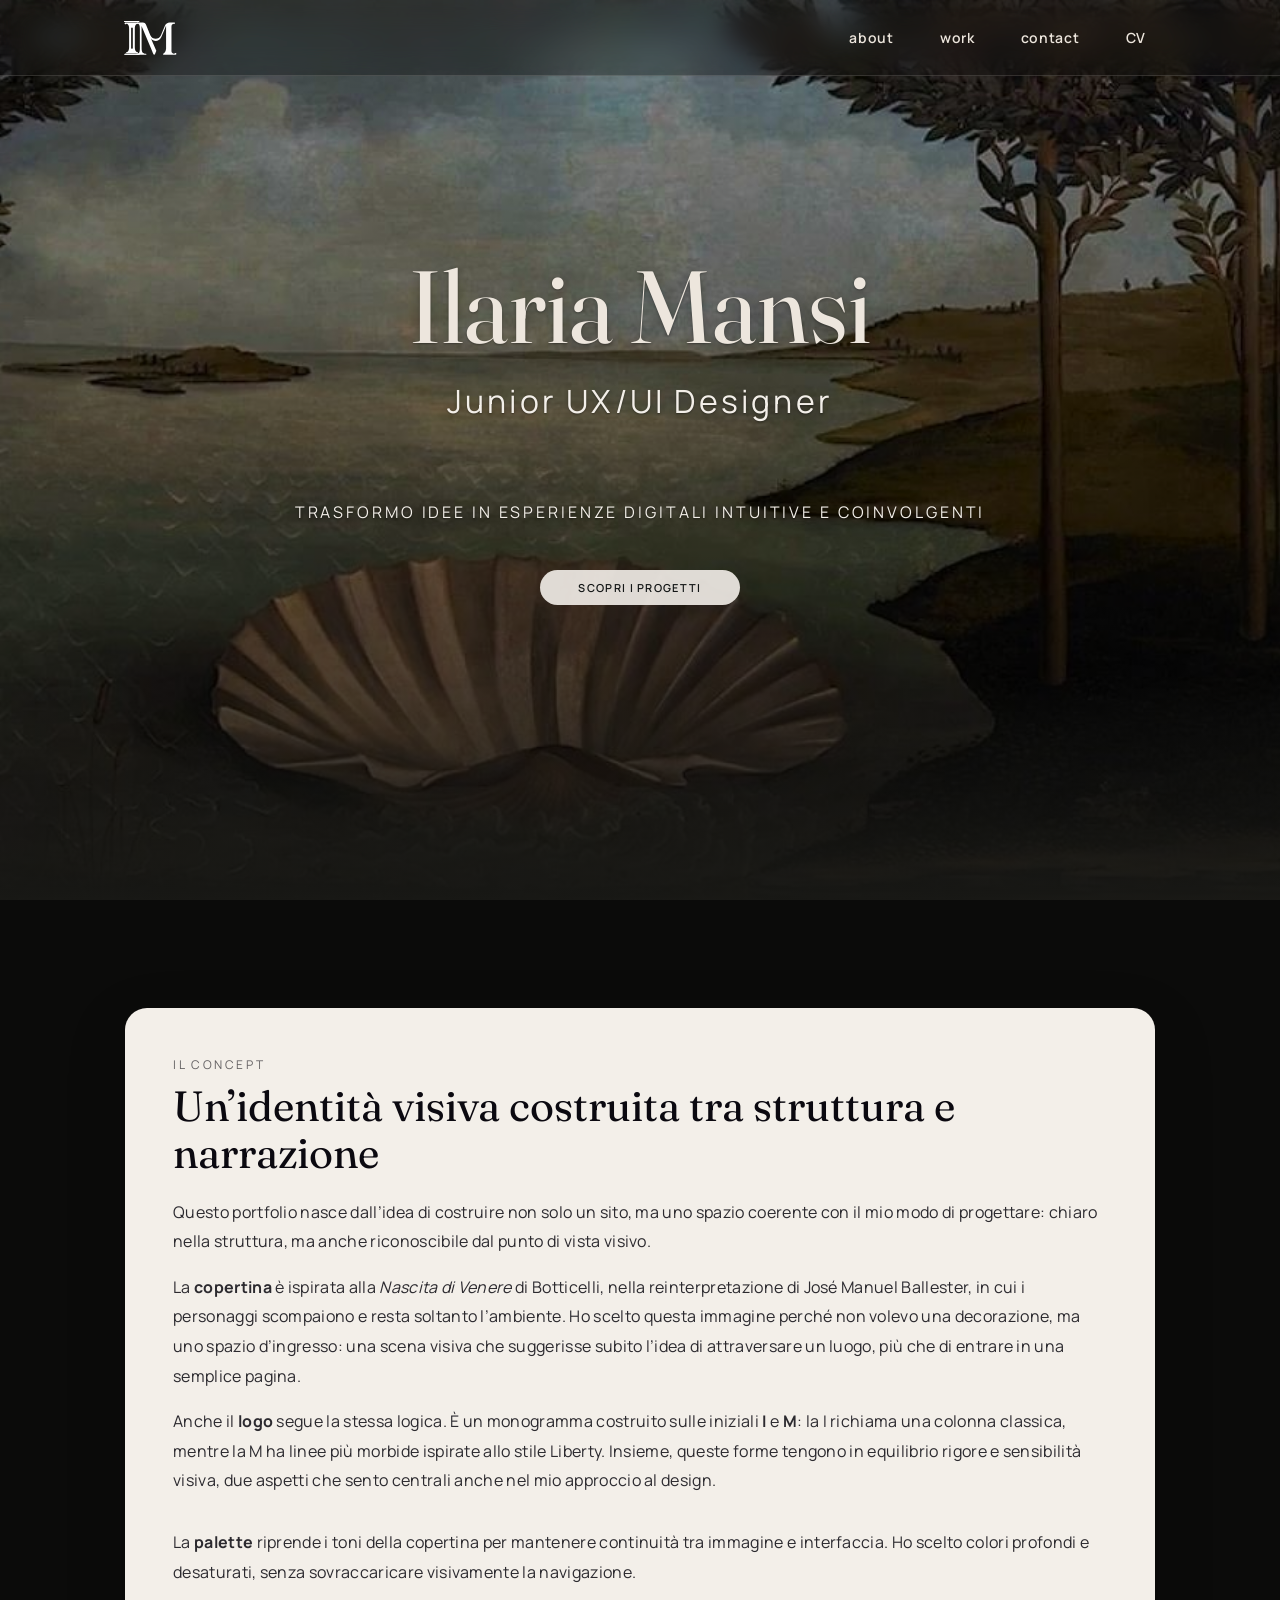
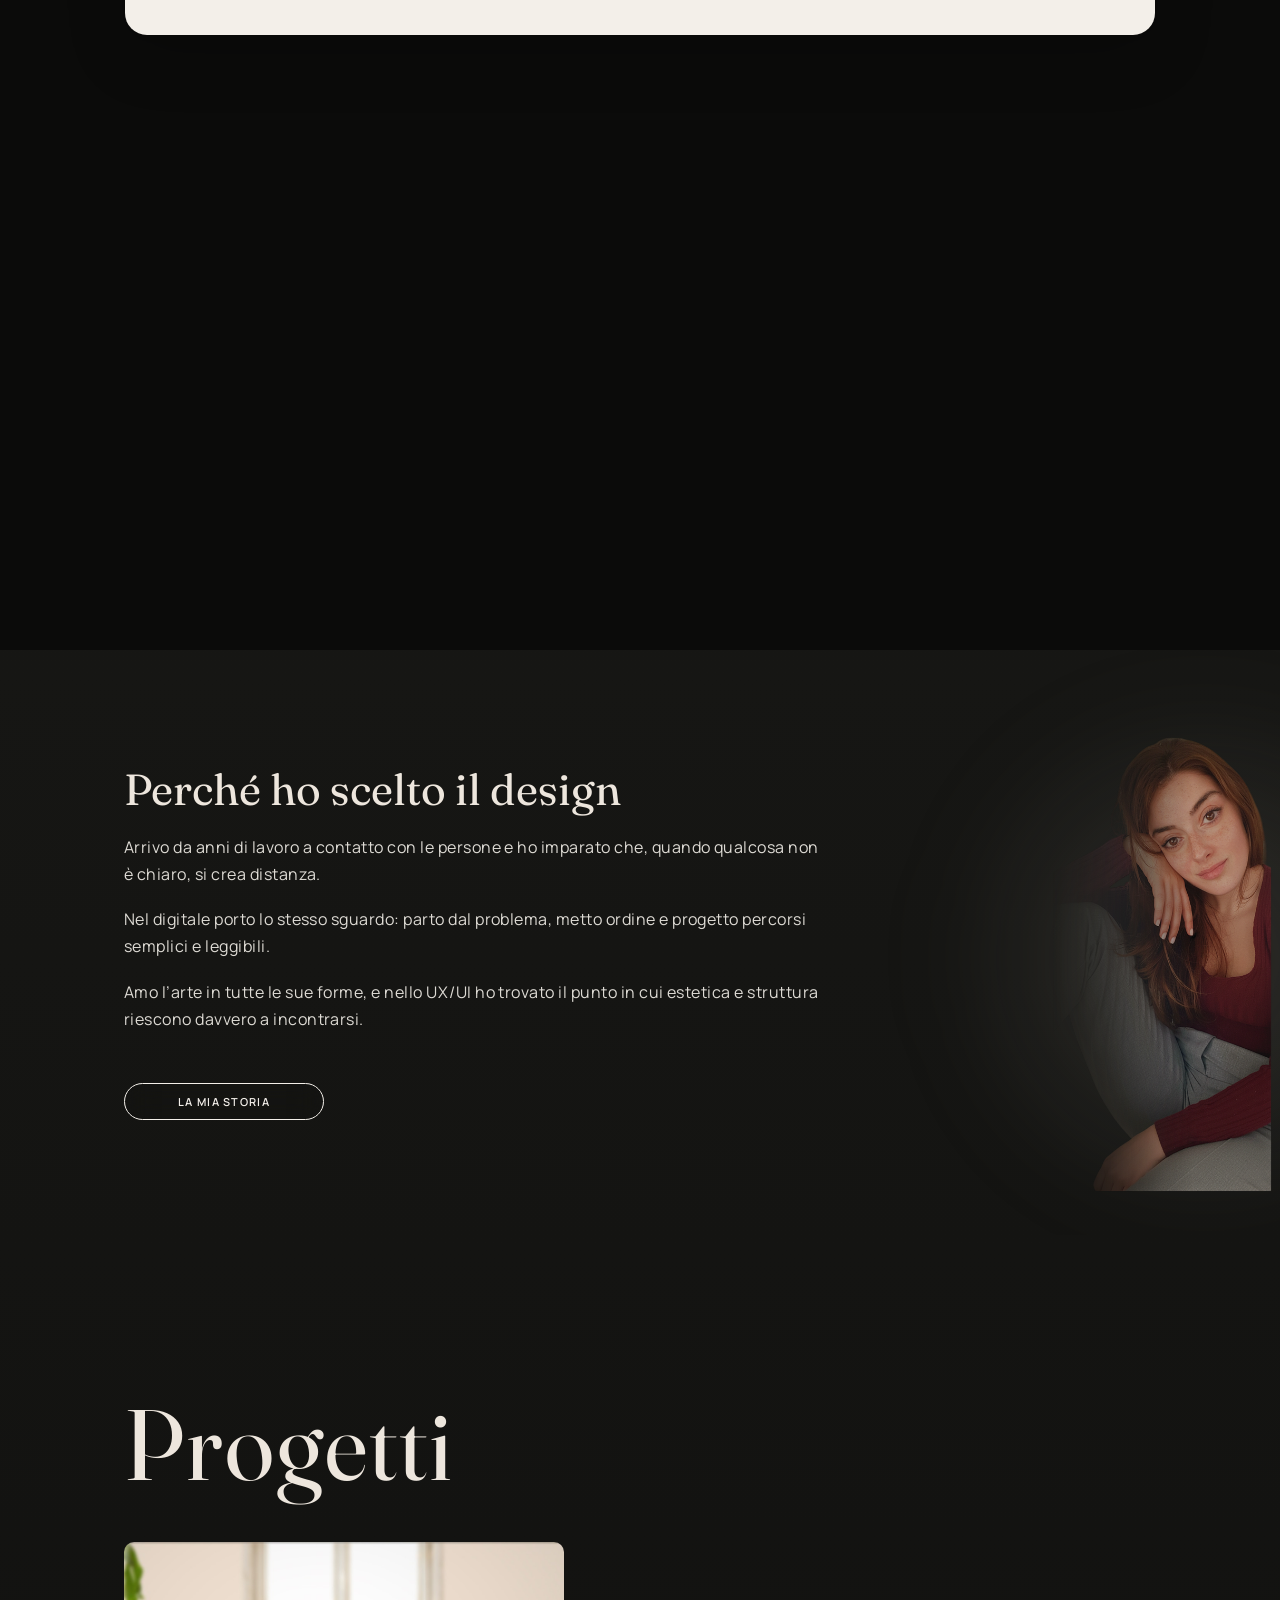
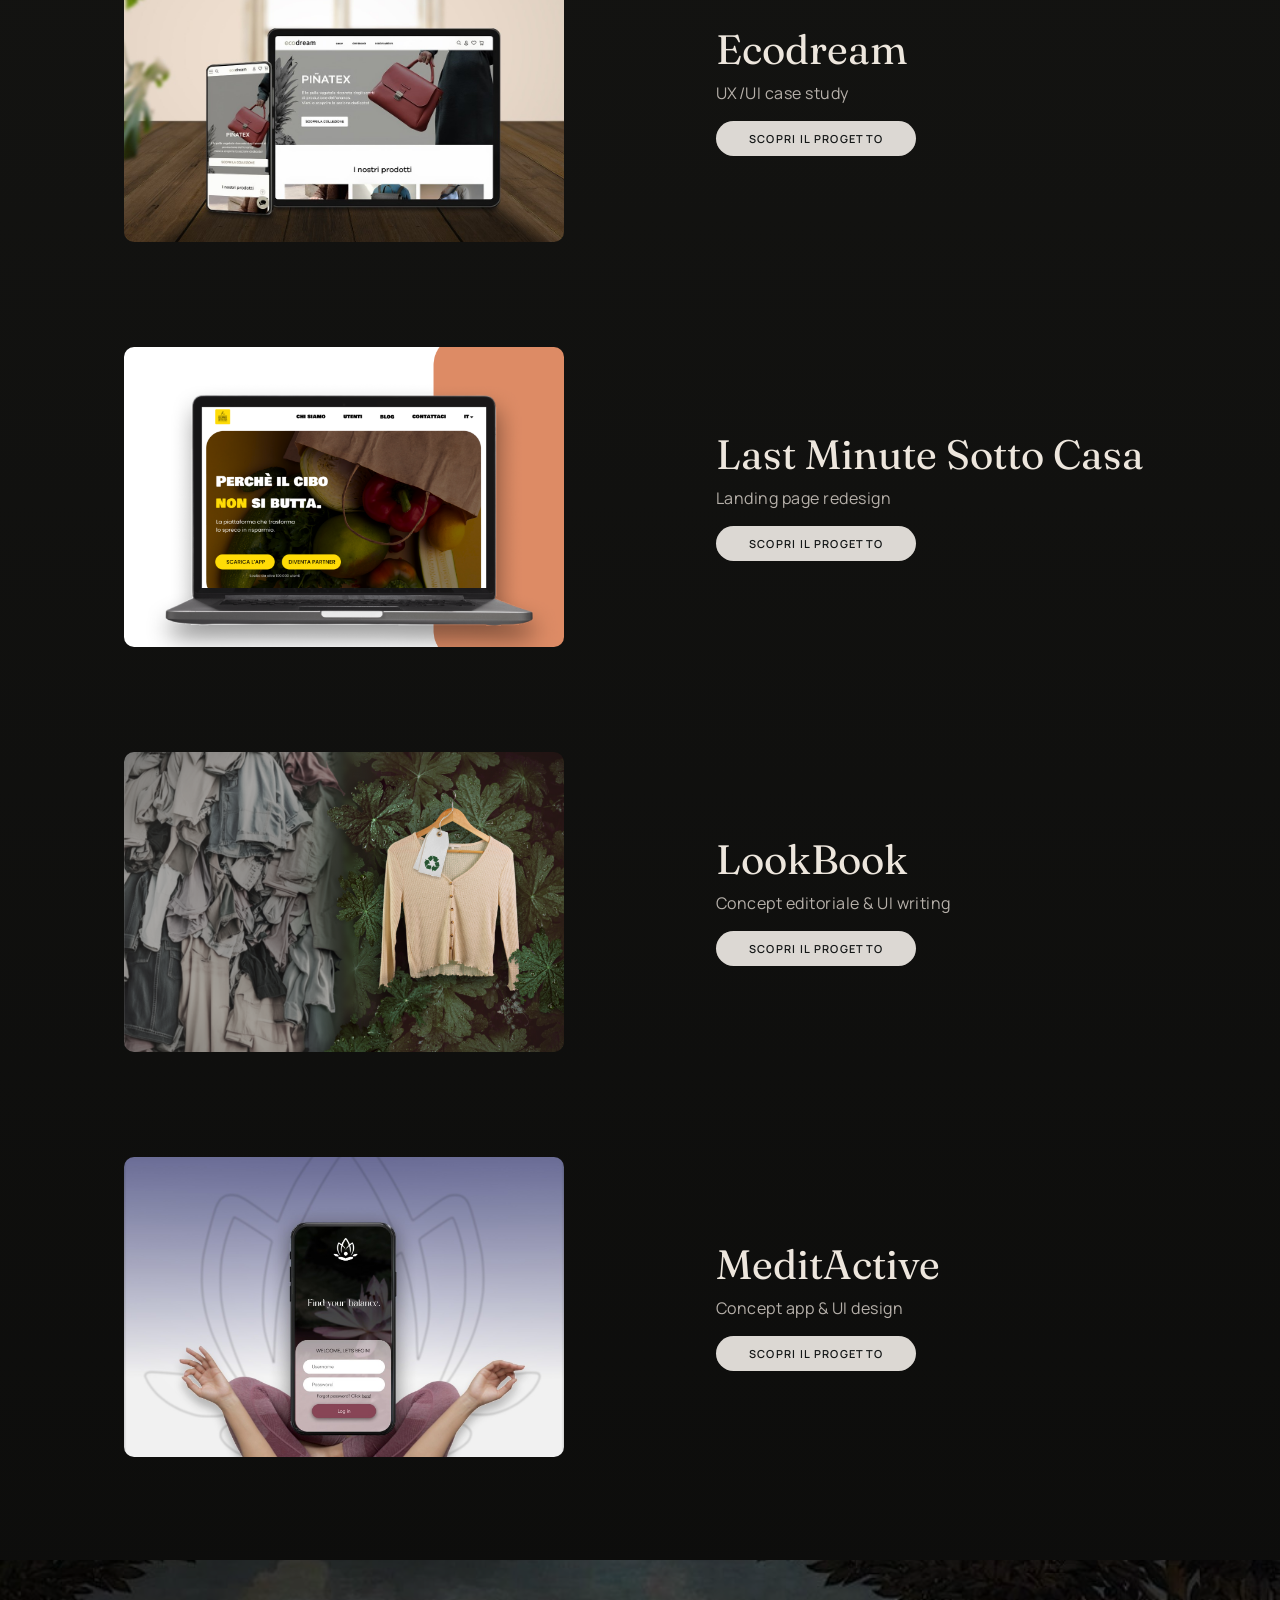
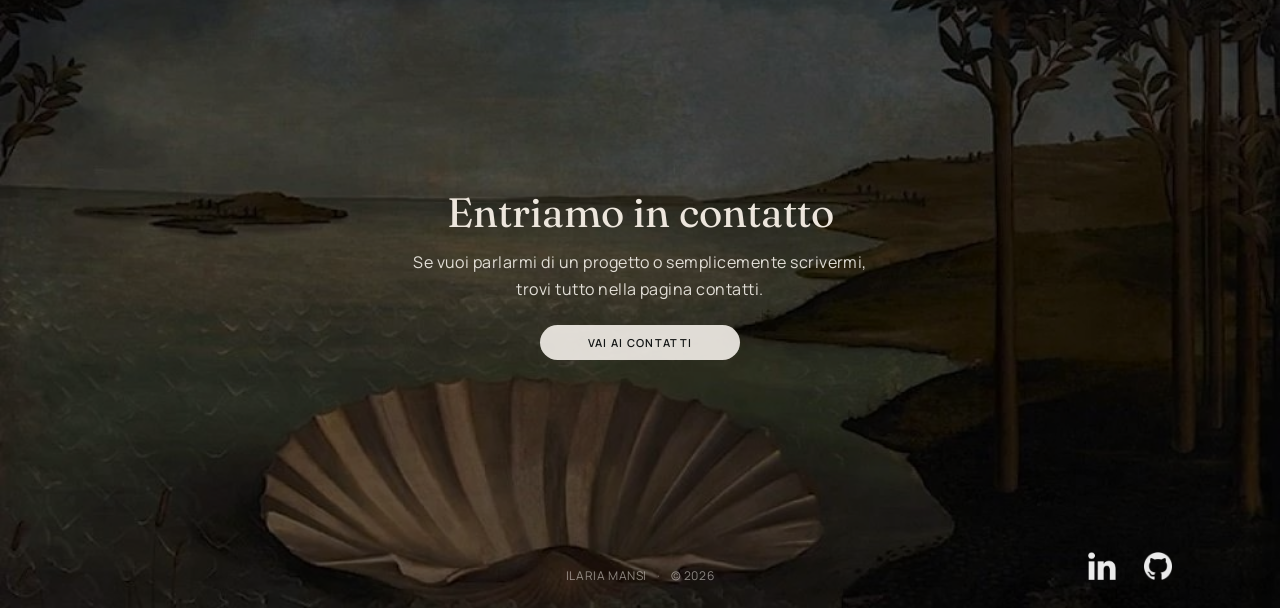
<file: index.html>
<!doctype html>
<html lang="it">
<head>
  <meta charset="utf-8" />
  <meta name="viewport" content="width=device-width, initial-scale=1" />
  <title>Ilaria Mansi – Home</title>
 <meta property="og:title" content="Ilaria Mansi – Junior UX/UI Designer">
<meta property="og:description" content="Portfolio UX/UI con case study di redesign, ricerca utenti e progettazione di interfacce digitali.">
<meta property="og:image" content="https://ilariamansi.github.io/portfolio/assets/img/preview/cover-preview.png">
<meta property="og:url" content="https://ilariamansi.github.io/portfolio/">
<meta property="og:type" content="website">
<meta property="og:site_name" content="Ilaria Mansi Portfolio">

  <link rel="preconnect" href="https://fonts.googleapis.com">
<link rel="preconnect" href="https://fonts.gstatic.com" crossorigin>
<link href="https://fonts.googleapis.com/css2?family=Fraunces:opsz,wght@9..144,300;9..144,400;9..144,600&family=Manrope:wght@300;400;500;600;700&display=swap" rel="stylesheet">
  <link rel="stylesheet" href="css/style.css">
<link rel="icon" href="assets/img/favicon/favicon.png" sizes="any">

</head>

<body class="is-home">
 <div id="top"></div> 
  
  <!-- NAV -->
 <header class="nav" role="banner">
  <div class="container nav__inner">
    <a class="nav__logo" href="#top" aria-label="Home">
      <img class="logo is-mark" src="assets/img/logo/im-mark-light.svg" alt="IM">
      <img class="logo is-word" src="assets/img/logo/im-wordmark-light.svg" alt="Ilaria Mansi">
    </a>

    <nav class="nav__links" aria-label="Menu principale">
      <a href="about.html">about</a>
      <a href="index.html#projects">work</a>
      <a href="contact.html">contact</a>
      <a href="cv.html">CV</a>
    </nav>

    <input class="navToggle" type="checkbox" id="navToggle">

    <label class="nav__burger" for="navToggle" aria-label="Apri menu">
      <span class="nav__burgerIcon" aria-hidden="true"></span>
    </label>
  </div>
</header>

<div class="navOverlay" aria-hidden="true">
  <nav class="navOverlay__panel" aria-label="Menu mobile">
    <a href="about.html">about</a>
    <a href="index.html#projects">work</a>
    <a href="contact.html">contact</a>
    <a href="cv.html">CV</a>
  </nav>
</div>
  

 <!-- HERO (sezione separata, mantiene arch come sfondo) -->
<section class="heroConcept">
  <div class="heroConcept__media">
    <img
      src="assets/img/home/art.jpg"
      alt="Scenario ispirato alla Nascita di Venere"
      class="heroConcept__image"
    />
    <div class="heroConcept__overlay"></div>

    <div class="heroConcept__intro container">
      <div class="heroConcept__introInner">
        <h1 class="heroConcept__title">Ilaria Mansi</h1>
        <p class="heroConcept__sub">Junior UX/UI Designer</p>
        <p class="heroConcept__statement">
          Trasformo idee in esperienze digitali intuitive e coinvolgenti
        </p>
         <div class="heroConcept__cta">
        <a class="btn btn--primary" href="#projects">SCOPRI I PROGETTI</a>
        </div>
        
      </div>
    </div>
  </div>

  <div class="heroConcept__panelWrap">
  <div class="heroConcept__panel">
    <p class="heroConcept__panelKicker">Il concept</p>

    <h2 class="heroConcept__panelTitle">
     Un’identità visiva costruita tra struttura e narrazione
    </h2>

    <div class="heroConcept__panelText">
      <p>
        Questo portfolio nasce dall’idea di costruire non solo un sito, ma uno spazio coerente con il mio modo di progettare: chiaro nella struttura, ma anche riconoscibile dal punto di vista visivo.
      </p>

      <p>
        La <strong>copertina</strong> è ispirata alla <em>Nascita di Venere</em> di Botticelli, nella reinterpretazione di José Manuel Ballester, in cui i personaggi scompaiono e resta soltanto l’ambiente. Ho scelto questa immagine perché non volevo una decorazione, ma uno spazio d’ingresso: una scena visiva che suggerisse subito l’idea di attraversare un luogo, più che di entrare in una semplice pagina.
      </p>

      <p>
         Anche il <strong>logo</strong> segue la stessa logica. È un monogramma costruito sulle iniziali <strong>I</strong> e <strong>M</strong>: la I richiama una colonna classica, mentre la M ha linee più morbide ispirate allo stile Liberty. Insieme, queste forme tengono in equilibrio rigore e sensibilità visiva, due aspetti che sento centrali anche nel mio approccio al design.
      </p>

      <p>
        <p>
   La <strong>palette</strong> riprende i toni della copertina per mantenere continuità tra immagine e interfaccia. Ho scelto colori profondi e desaturati, senza sovraccaricare visivamente la navigazione.
</p>
    </div>
  </div>
</div>
</section>

<!-- SALOTTO (sezione separata, statica, senza step/opacity) -->
<section class="salottoSection" aria-label="Salotto">
  <div class="container salotto">
    
    <div class="salotto__stack">
      <h2 class="salotto__h2">Perché ho scelto il design</h2>

      <p class="salotto__p">
        Arrivo da anni di lavoro a contatto con le persone e ho imparato che, quando qualcosa non è chiaro, si crea distanza.
      </p>

      <p class="salotto__p">
        Nel digitale porto lo stesso sguardo: parto dal problema, metto ordine e progetto percorsi semplici e leggibili.
      </p>

      <p class="salotto__p">
        Amo l’arte in tutte le sue forme, e nello UX/UI ho trovato il punto in cui estetica e struttura riescono davvero a incontrarsi.
      </p>
      <div class="salotto__cta">
        <a class="btn btn--secondary" href="about.html">LA MIA STORIA</a>
      </div>
    </div>

    <figure class="salotto__portrait" aria-hidden="true">
      <img src="assets/img/home/foto.png" alt="">
    </figure>
 </div>
</section>

<!-- CONTENUTO NORMALE DOPO -->
<main class="content">
  <section id="projects" class="projects" aria-label="Projects">
    <div class="container">
      <h2 class="projects__title">Progetti</h2>
    </div>


      <section class="projectStep">
  <div class="container">
    <article class="projectCard">
      <a class="projectCard__media" href="project/ecodream/">
        <img src="assets/img/home/cover-ecodream.jpg" alt="Ecodream">
      </a>
      <div class="projectCard__info">
        <h3 class="projectCard__name">Ecodream</h3>
        <p class="projectCard__meta">UX/UI case study</p>
        <a class="btn btn--primary" href="project/ecodream/">SCOPRI IL PROGETTO</a>
      </div>
    </article>
  </div>
</section>

<section class="projectStep">
  <div class="container">
    <article class="projectCard">
      <a class="projectCard__media" href="project/lmsc/">
        <img src="assets/img/home/cover-lmsc.jpg" alt="Last Minute Sotto Casa">
      </a>
      <div class="projectCard__info">
        <h3 class="projectCard__name">Last Minute Sotto Casa</h3>
        <p class="projectCard__meta">Landing page redesign</p>
        <a class="btn btn--primary" href="project/lmsc/">SCOPRI IL PROGETTO</a>
      </div>
    </article>
  </div>
</section>

<section class="projectStep">
  <div class="container">
    <article class="projectCard">
      <a class="projectCard__media" href="project/lookbook/">
        <img src="assets/img/home/cover-lookbook.jpg" alt="LookBook">
      </a>
      <div class="projectCard__info">
        <h3 class="projectCard__name">LookBook</h3>
        <p class="projectCard__meta">Concept editoriale & UI writing</p>
        <a class="btn btn--primary" href="project/lookbook/">SCOPRI IL PROGETTO</a>
      </div>
    </article>
  </div>
</section>

<section class="projectStep">
  <div class="container">
    <article class="projectCard">
      <a class="projectCard__media" href="project/meditactive/">
        <img src="assets/img/home/cover-meditactive.jpg" alt="MeditActive">
      </a>
      <div class="projectCard__info">
        <h3 class="projectCard__name">MeditActive</h3>
        <p class="projectCard__meta">Concept app & UI design</p>
        <a class="btn btn--primary" href="./project/meditactive/">SCOPRI IL PROGETTO</a>
      </div>
    </article>
  </div>
</section>

  </main>

<footer class="footer footer--simple" id="contact" aria-labelledby="footerTitle">
  <img class="footer__arch" src="assets/img/home/art.jpg" alt="" aria-hidden="true">

  <div class="footer__inner">
    <h2 id="footerTitle">Entriamo in contatto</h2>
    <p class="footer__text">
      Se vuoi parlarmi di un progetto o semplicemente scrivermi, <br> trovi tutto nella pagina contatti.
    </p>

    <div class="footer__actions">
      <a class="btn btn--primary" href="contact.html">VAI AI CONTATTI</a>
    </div>

    <div class="footer__social" aria-label="Social">
  <a class="iconBtn" href="https://www.linkedin.com/in/ilaria-mansi/" target="_blank" rel="noopener" aria-label="LinkedIn">
    <img src="assets/img/home/linkedin.png" alt="">
  </a>

  <a class="iconBtn" href="https://github.com/ilariamansi/portfolio.git" target="_blank" rel="noopener" aria-label="GitHub">
    <img src="assets/img/home/github.png" alt="">
  </a>
</div>

   <div class="footer__meta">
  <a class="footer__copy" href="#top">ILARIA MANSI</a>
  <span class="footer__sep" aria-hidden="true">·</span>
  <span class="footer__copy">© 2026</span>
</div>
  </div>
</footer>

  
</body>
</html>
<!-- deploy -->
</file>
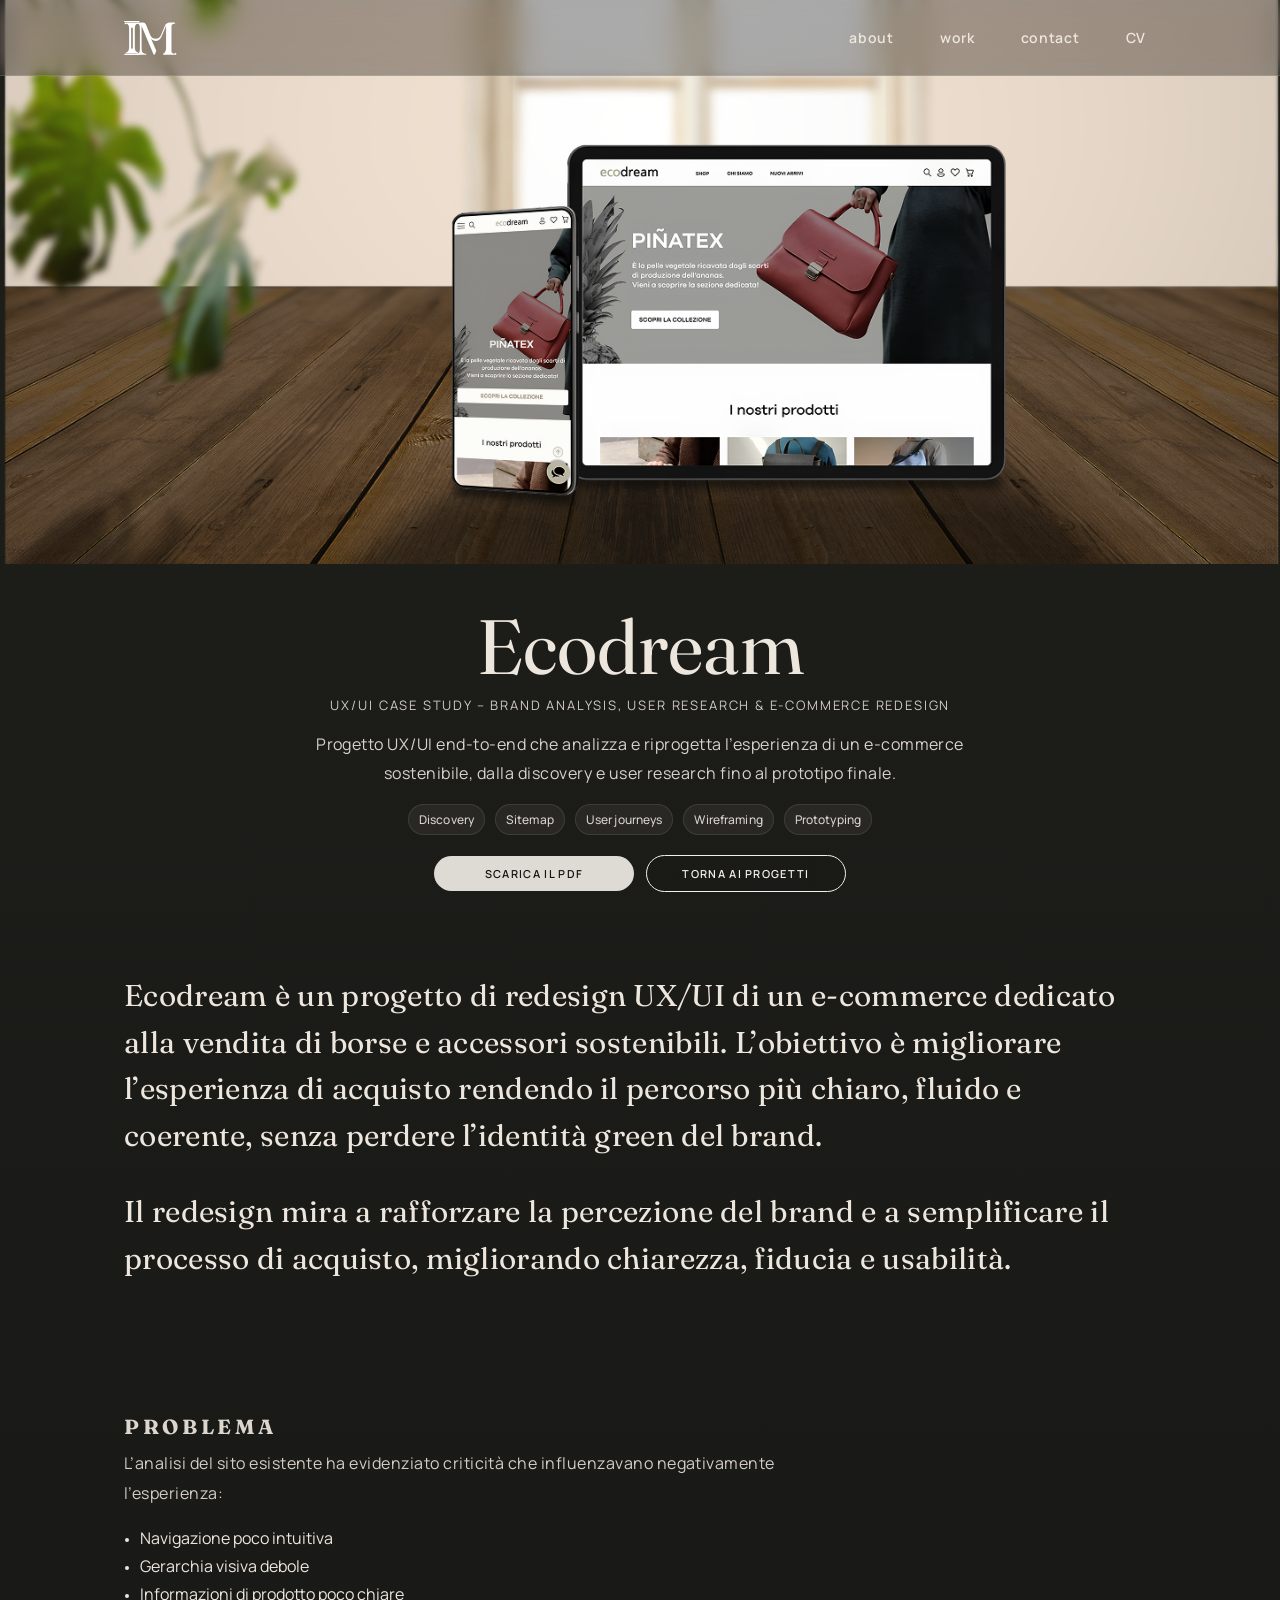
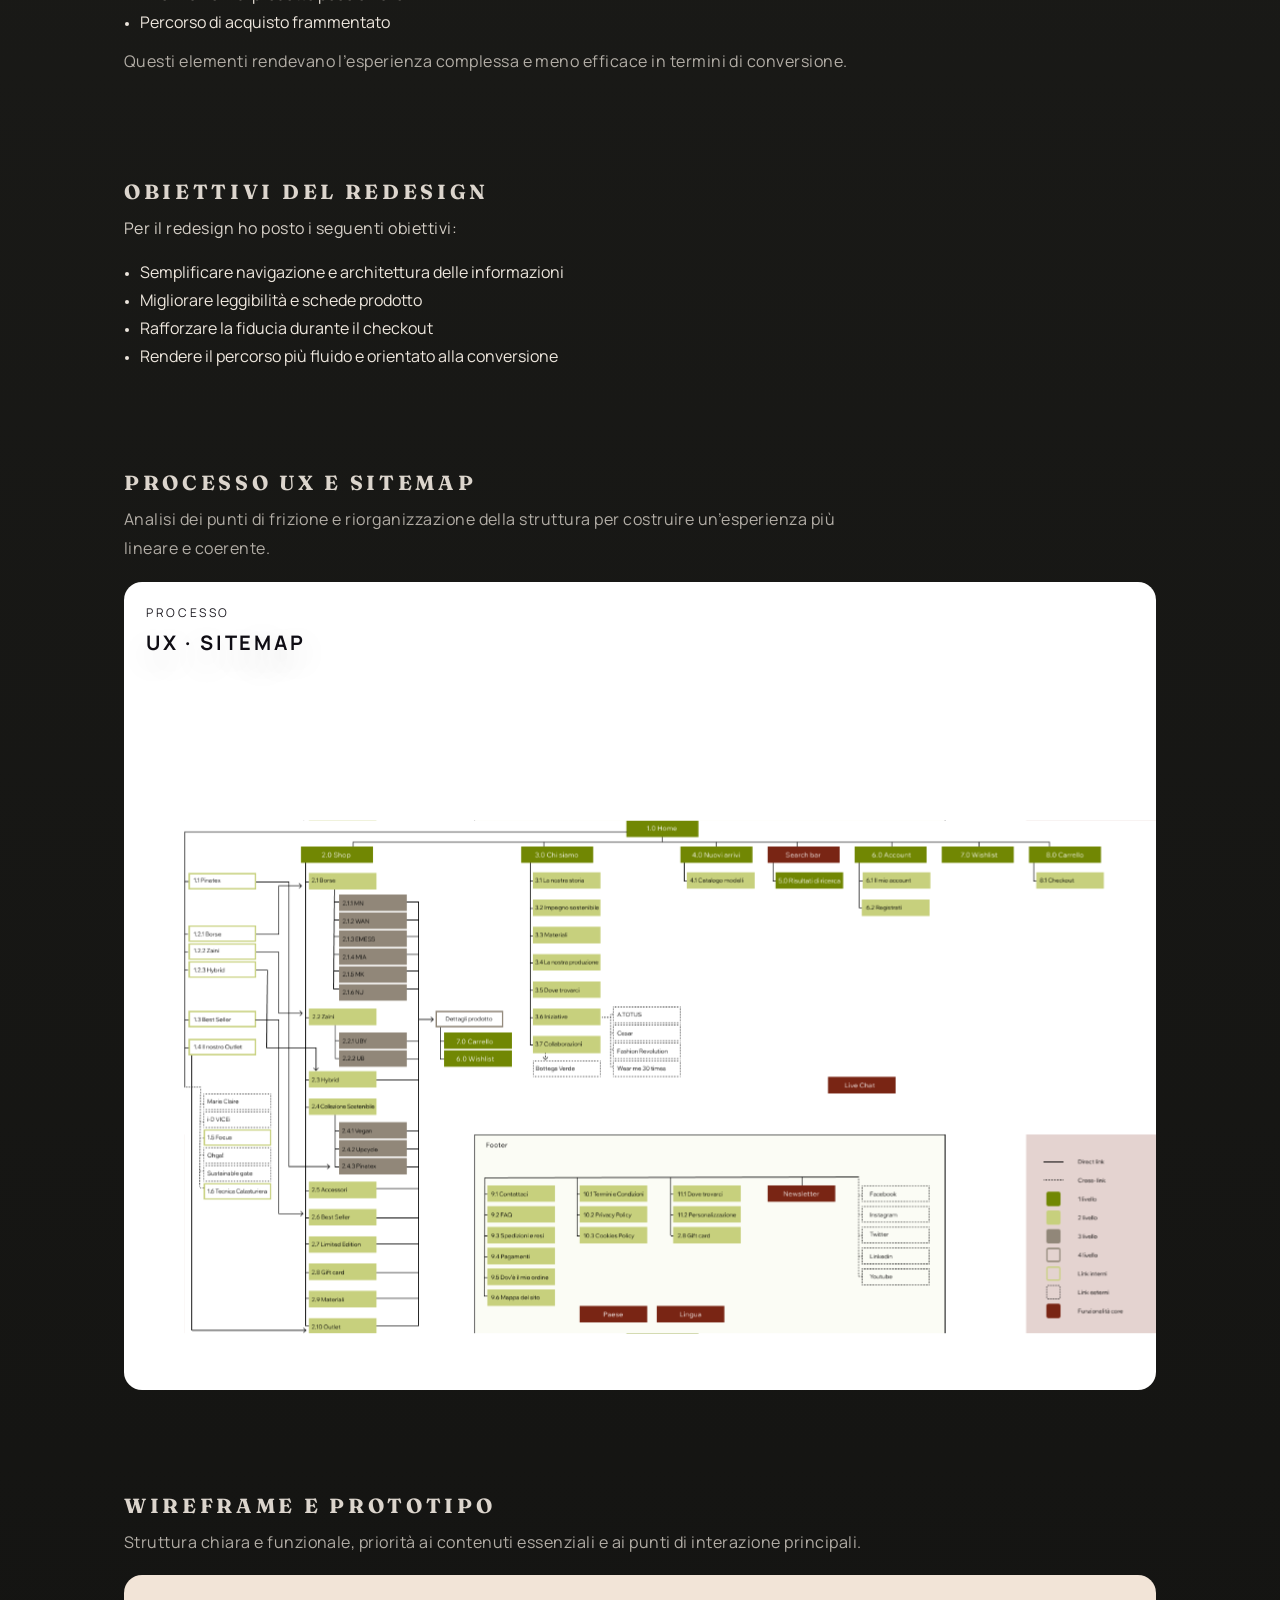
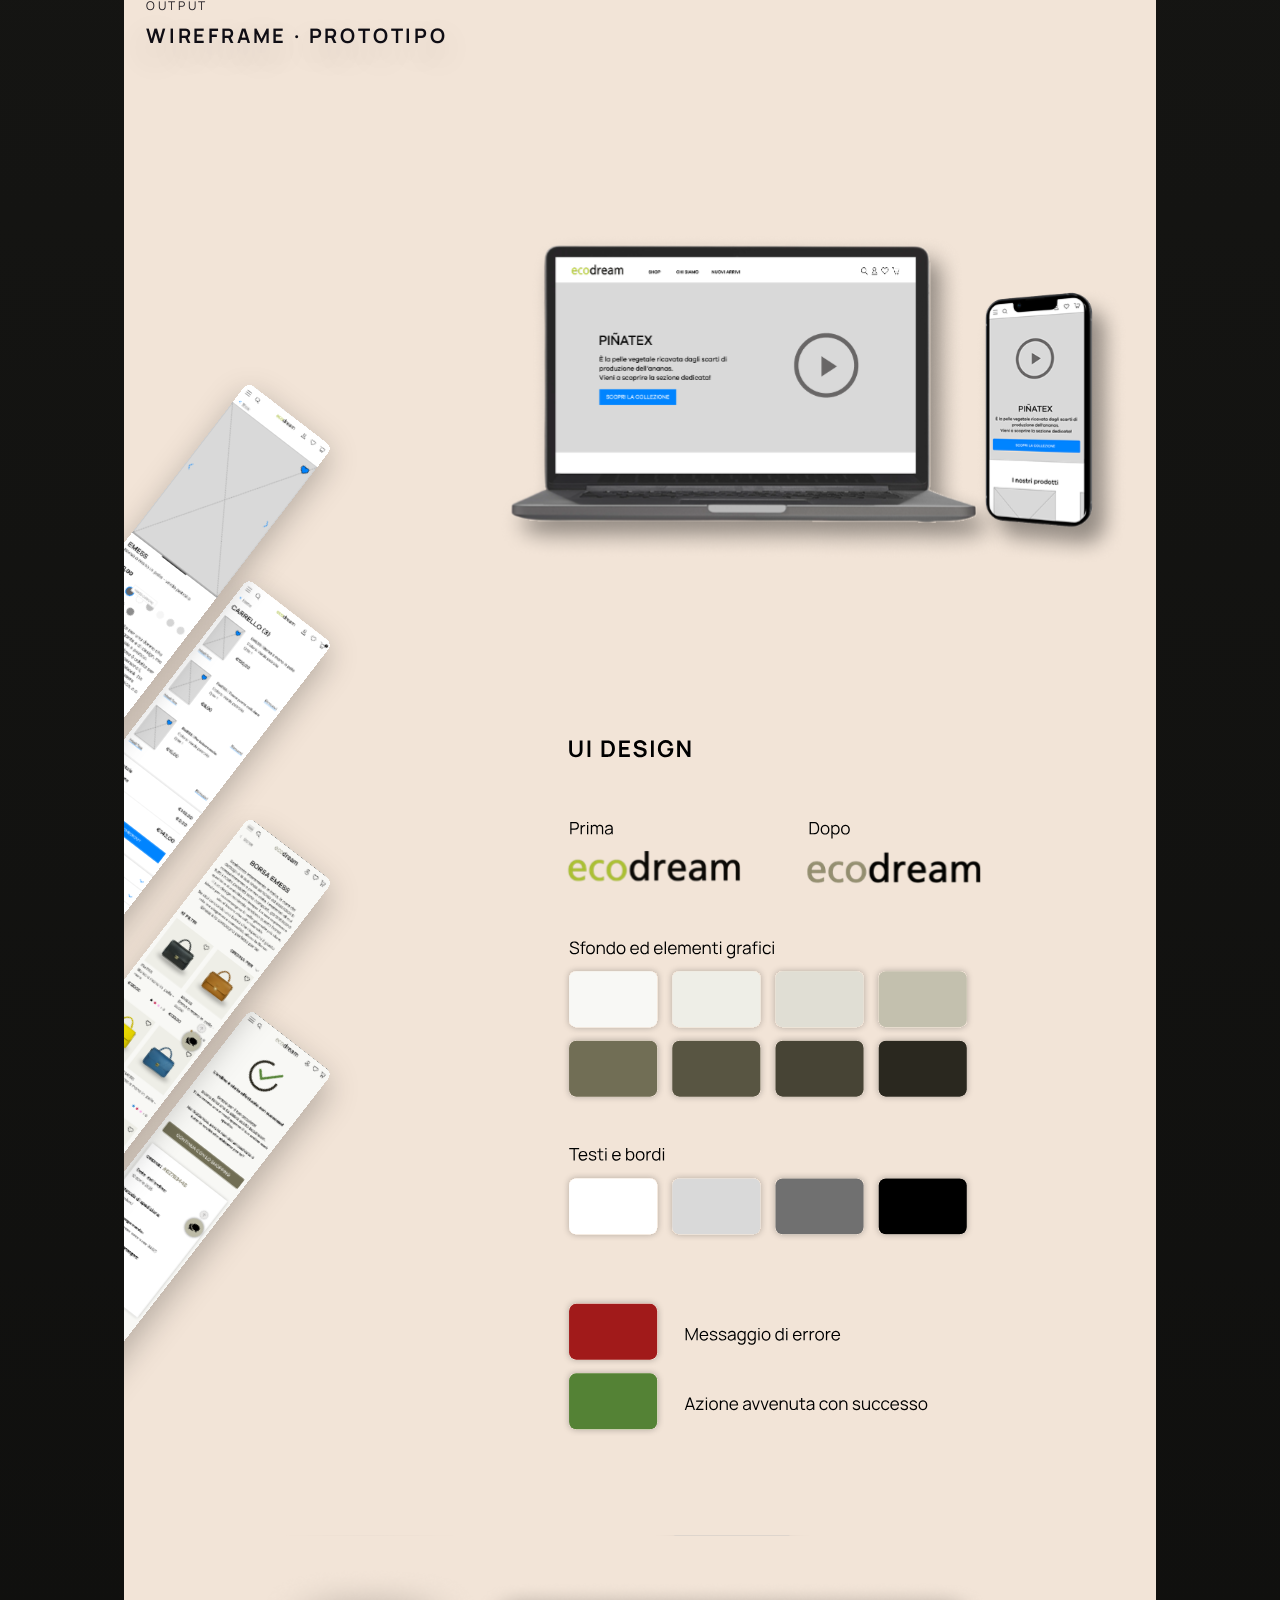
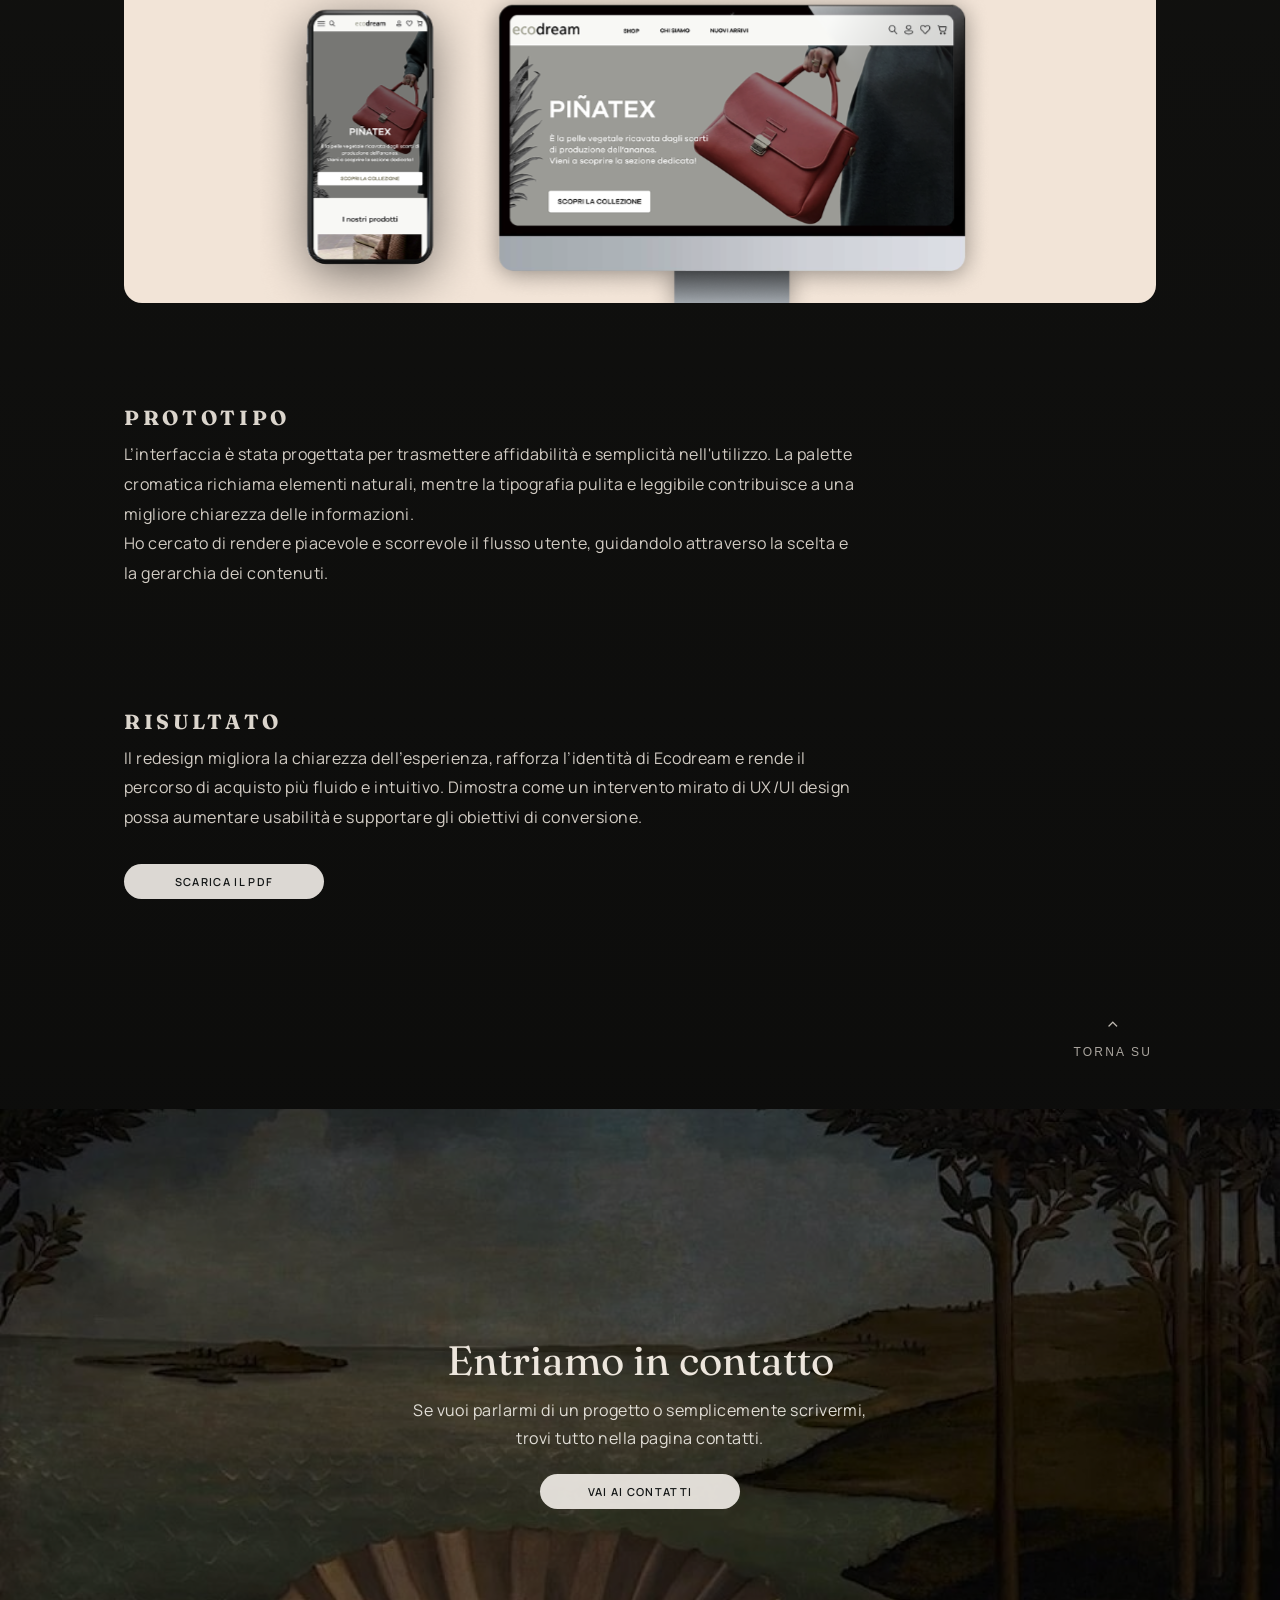
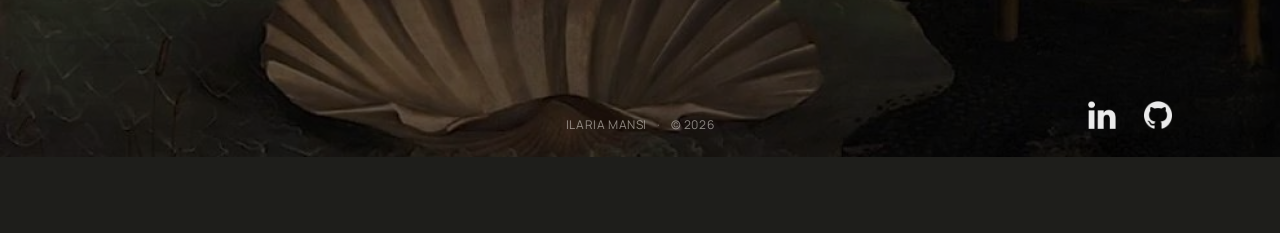
<file: project/ecodream/index.html>
<!doctype html>
<html lang="it">
<head>
  <meta charset="utf-8" />
  <meta name="viewport" content="width=device-width, initial-scale=1" />
  <title>Ilaria Mansi - Ecodream</title>
<meta property="og:title" content="Ecodream – UX/UI Case Study">
<meta property="og:description" content="Redesign UX/UI di un e-commerce sostenibile: brand analysis, user research, architettura dell’informazione, wireframe e prototipo.">
<meta property="og:image" content="https://ilariamansi.github.io/portfolio/assets/img/home/cover-ecodream.jpg">
<meta property="og:url" content="https://ilariamansi.github.io/portfolio/project/ecodream/">
<meta property="og:type" content="article">
<meta property="og:site_name" content="Ilaria Mansi Portfolio">
  
  <link rel="preconnect" href="https://fonts.googleapis.com">
  <link rel="preconnect" href="https://fonts.gstatic.com" crossorigin>
  <link href="https://fonts.googleapis.com/css2?family=Fraunces:opsz,wght@9..144,300;9..144,400;9..144,600;9..144,700&family=Manrope:wght@300;400;500;600;700&display=swap" rel="stylesheet">
<link rel="icon" href="assets/img/favicon/favicon.png" sizes="any">

  <link rel="stylesheet" href="../../css/style.css">
  <link rel="stylesheet" href="../../css/project.css">
</head>

<body>
 <div id="top"></div>

   <!-- NAV -->
 <header class="nav" role="banner">
  <div class="container nav__inner">
    <a class="nav__logo" href="../../index.html#top" aria-label="Home">
      <img class="logo is-mark" src="../../assets/img/logo/im-mark-light.svg" alt="IM">
      <img class="logo is-word" src="../../assets/img/logo/im-wordmark-light.svg" alt="Ilaria Mansi">
    </a>

    <nav class="nav__links" aria-label="Menu principale">
      <a href="../../about.html">about</a>
      <a href="../../index.html#projects">work</a>
      <a href="../../contact.html">contact</a>
      <a href="../../cv.html">CV</a>
    </nav>

    <input class="navToggle" type="checkbox" id="navToggle">

    <label class="nav__burger" for="navToggle" aria-label="Apri menu">
      <span class="nav__burgerIcon" aria-hidden="true"></span>
    </label>
  </div>
</header>

<div class="navOverlay" aria-hidden="true">
  <nav class="navOverlay__panel" aria-label="Menu mobile">
    <a href="../../about.html">about</a>
    <a href="../../index.html#projects">work</a>
    <a href="../../contact.html">contact</a>
    <a href="../../cv.html">CV</a>
  </nav>
</div>

  <main class="project project--ecodream" id="top">

  <!-- HERO (identica agli altri progetti) -->
  <section class="pHero" aria-label="Ecodream">
    <figure class="pHero__media">
      <img src="../../assets/img/projects/ecodream/cover-ecodream.png" alt="Cover Ecodream">
    </figure>

    <div id="start"></div>

    <div class="pWrap">
      <div class="pHero__copy">
        <h1 class="pTitle">Ecodream</h1>
        <p class="pSubtitle">UX/UI case study – brand analysis, user research &amp; e-commerce redesign</p>

        <p class="pLead">
          Progetto UX/UI end-to-end che analizza e riprogetta l’esperienza di un e-commerce sostenibile, dalla discovery e user research fino al prototipo finale.
        </p>

        <div class="pMeta" aria-label="Strumenti e output">
          <span class="pill">Discovery</span>
          <span class="pill">Sitemap</span>
          <span class="pill">User journeys</span>
          <span class="pill">Wireframing</span>
          <span class="pill">Prototyping</span>
        </div>

   
        <div class="pCtaRow">
          <a class="btn btn--primary" href="../../assets/pdf/ecodream.pdf" target="_blank" rel="noopener">
            SCARICA IL PDF
          </a>
          <a class="btn btn--secondary" href="../../index.html#projects">
            TORNA AI PROGETTI
          </a>
        </div>
      </div>
    </div>
  </section>



  <!-- PRESENTAZIONE -->
 <section class="pSection" aria-label="Presentazione del progetto">
      <div class="pWrap pWrap--narrow">
        <div class="pIntroCenter">
        <div>
          <p class="pIntro">
            Ecodream è un progetto di redesign UX/UI di un e-commerce dedicato alla vendita di borse e accessori sostenibili.
            L’obiettivo è migliorare l’esperienza di acquisto rendendo il percorso più chiaro, fluido e coerente, senza perdere l’identità green del brand.
          </p>
        </div>
        <div>
          <p class="pIntro pIntro--muted">
            Il redesign mira a rafforzare la percezione del brand e a semplificare il processo di acquisto, migliorando chiarezza, fiducia e usabilità.
          </p>
        </div>
      </div>
    </div>
  </section>

  <!-- PROBLEMA -->
  <section class="pSection" aria-label="Problema">
    <div class="pWrap">
      <header class="pHeader">
        <h2 class="pH2">Problema</h2>
        <p class="pText">L’analisi del sito esistente ha evidenziato criticità che influenzavano negativamente l’esperienza:</p>
      </header>

      <ul class="pList">
        <li>Navigazione poco intuitiva</li>
        <li>Gerarchia visiva debole</li>
        <li>Informazioni di prodotto poco chiare</li>
        <li>Percorso di acquisto frammentato</li>
      </ul>

      <p class="pText pText--muted" style="margin-top:14px;">
        Questi elementi rendevano l’esperienza complessa e meno efficace in termini di conversione.
      </p>
    </div>
  </section>

  <!-- OBIETTIVI -->
  <section class="pSection" aria-label="Obiettivi del redesign">
    <div class="pWrap">
      <header class="pHeader">
        <h2 class="pH2">Obiettivi del redesign</h2>
        <p class="pText">Per il redesign ho posto i seguenti obiettivi:</p>
      </header>

      <ul class="pList">
        <li>Semplificare navigazione e architettura delle informazioni</li>
        <li>Migliorare leggibilità e schede prodotto</li>
        <li>Rafforzare la fiducia durante il checkout</li>
        <li>Rendere il percorso più fluido e orientato alla conversione</li>
      </ul>
    </div>
  </section>

  <!-- PROCESSO UX + SITEMAP (NON full-bleed, come gli altri) -->
  <section class="pSection" aria-label="Processo UX e Sitemap">
    <div class="pWrap">
      <header class="pHeader">
        <h2 class="pH2">Processo UX e sitemap</h2>
        <p class="pText pText--muted">
          Analisi dei punti di frizione e riorganizzazione della struttura per costruire un’esperienza più lineare e coerente.
        </p>
      </header>

      <figure class="pFigure">
        <img src="../../assets/img/projects/ecodream/processo ux e sitemap.svg" alt="Processo UX e Sitemap Ecodream">
        <figcaption class="pFigure__cap">
          <span class="pCap__kicker">PROCESSO</span>
          <span class="pCap__title">UX · Sitemap</span>
        </figcaption>
      </figure>
    </div>
  </section>

  <!-- WIREFRAME + PROTOTIPO (NON full-bleed) -->
  <section class="pSection" aria-label="Wireframe e Prototipo">
    <div class="pWrap">
      <header class="pHeader">
        <h2 class="pH2">Wireframe e prototipo</h2>
        <p class="pText pText--muted">
          Struttura chiara e funzionale, priorità ai contenuti essenziali e ai punti di interazione principali.
        </p>
      </header>

      <figure class="pFigure">
        <img src="../../assets/img/projects/ecodream/wireframe e prototipo.svg" alt="Wireframe e prototipo Ecodream">
        <figcaption class="pFigure__cap">
          <span class="pCap__kicker">OUTPUT</span>
          <span class="pCap__title">Wireframe · Prototipo</span>
        </figcaption>
      </figure>
    </div>
  </section>

   <section class="pSection" aria-label="Wireframe e Prototipo">
      <div class="pWrap">
        <header class="pHeader">
          <h2 class="pH2">Prototipo</h2>
          <p class="pText">
          L’interfaccia è stata progettata per trasmettere affidabilità e semplicità nell'utilizzo.
          La palette cromatica richiama elementi naturali, mentre la tipografia pulita e leggibile
          contribuisce a una migliore chiarezza delle informazioni.
          </p>
          <p class="pText">
          Ho cercato di rendere piacevole e scorrevole il flusso utente, guidandolo attraverso la scelta e la gerarchia dei contenuti.
          </p>
        </header>
          </div>
    </section>

    <!-- RISULTATO -->
    <section class="pSection" aria-label="Risultato">
      <div class="pWrap">
        <div class="pUi pUi--single">
          <div class="pUi__copy">
            <h2 class="pH2">Risultato</h2>
            <p class="pText">
              Il redesign migliora la chiarezza dell’esperienza, rafforza l’identità di Ecodream e rende il percorso di acquisto più fluido e intuitivo.
              Dimostra come un intervento mirato di UX/UI design possa aumentare usabilità e supportare gli obiettivi di conversione.
            </p>

            <div class="pUi__cta">
              <a class="btn btn--primary" href="../../assets/pdf/ecodream.pdf" target="_blank" rel="noopener">
                SCARICA IL PDF
              </a>
            </div>
          </div>
        </div>
      </div>
    </section>

  </main>


<div class="backTop">
  <a href="#start">
    <span class="backTop__arrow">^</span>
    <span class="backTop__text">torna su</span>
  </a>
</div>

  <!-- FOOTER -->
  <footer class="footer footer--simple" id="contact" aria-labelledby="footerTitle">
  <img class="footer__arch" src="../../assets/img/home/art.jpg" alt="" aria-hidden="true">

  <div class="footer__inner">
    <h2 id="footerTitle">Entriamo in contatto</h2>
    <p class="footer__text">
      Se vuoi parlarmi di un progetto o semplicemente scrivermi, <br> trovi tutto nella pagina contatti.
    </p>

    <div class="footer__actions">
      <a class="btn btn--primary" href="../../contact.html">VAI AI CONTATTI</a>
    </div>

    <div class="footer__social" aria-label="Social">
      <a class="iconBtn" href="https://www.linkedin.com/in/ilaria-mansi/" target="_blank" rel="noopener" aria-label="LinkedIn">
        <img src="../../assets/img/home/linkedin.png" alt="">
      </a>

      <a class="iconBtn" href="https://github.com/ilariamansi/portfolio.git" target="_blank" rel="noopener" aria-label="GitHub">
        <img src="../../assets/img/home/github.png" alt="">
      </a>
    </div>

    <div class="footer__meta">
      <a class="footer__copy" href="#top">ILARIA MANSI</a>
      <span class="footer__sep" aria-hidden="true">·</span>
      <span class="footer__copy">© 2026</span>
    </div>
  </div>
</footer>
  
</body>
</html>
</file>
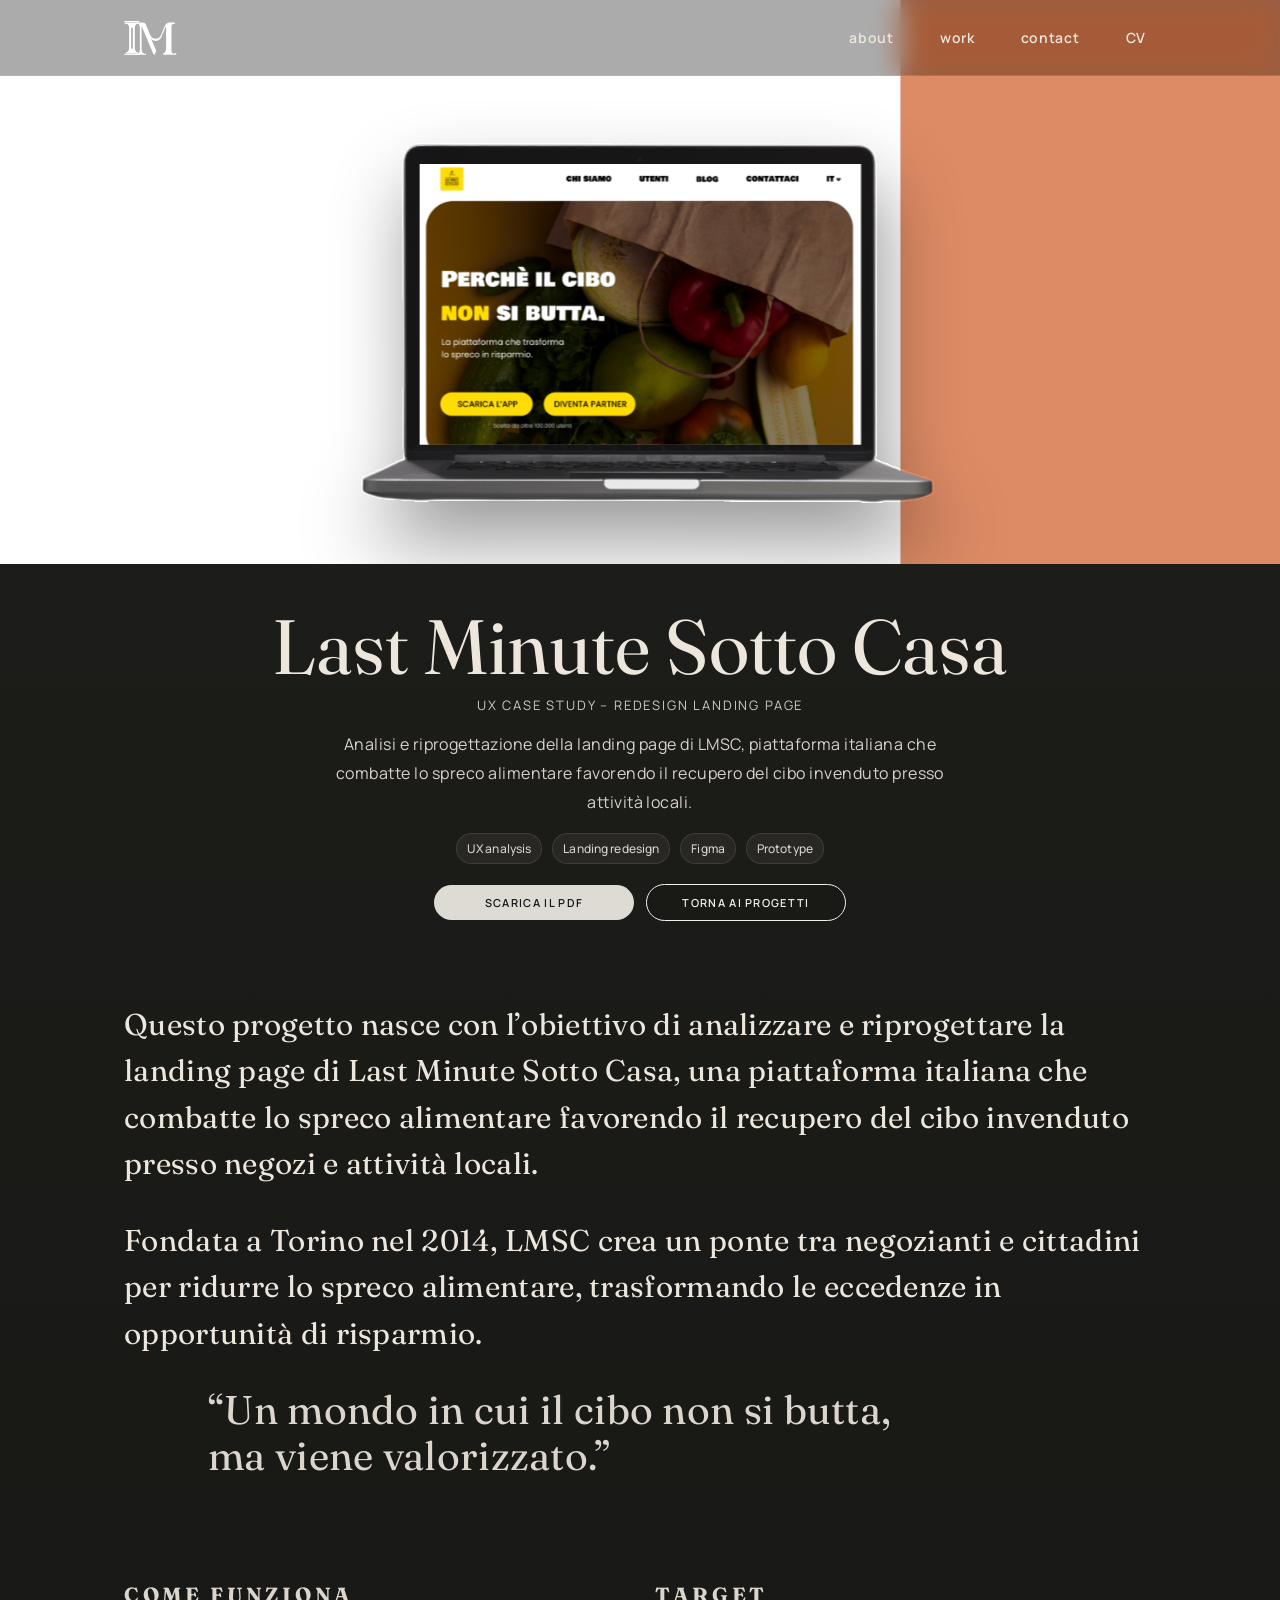
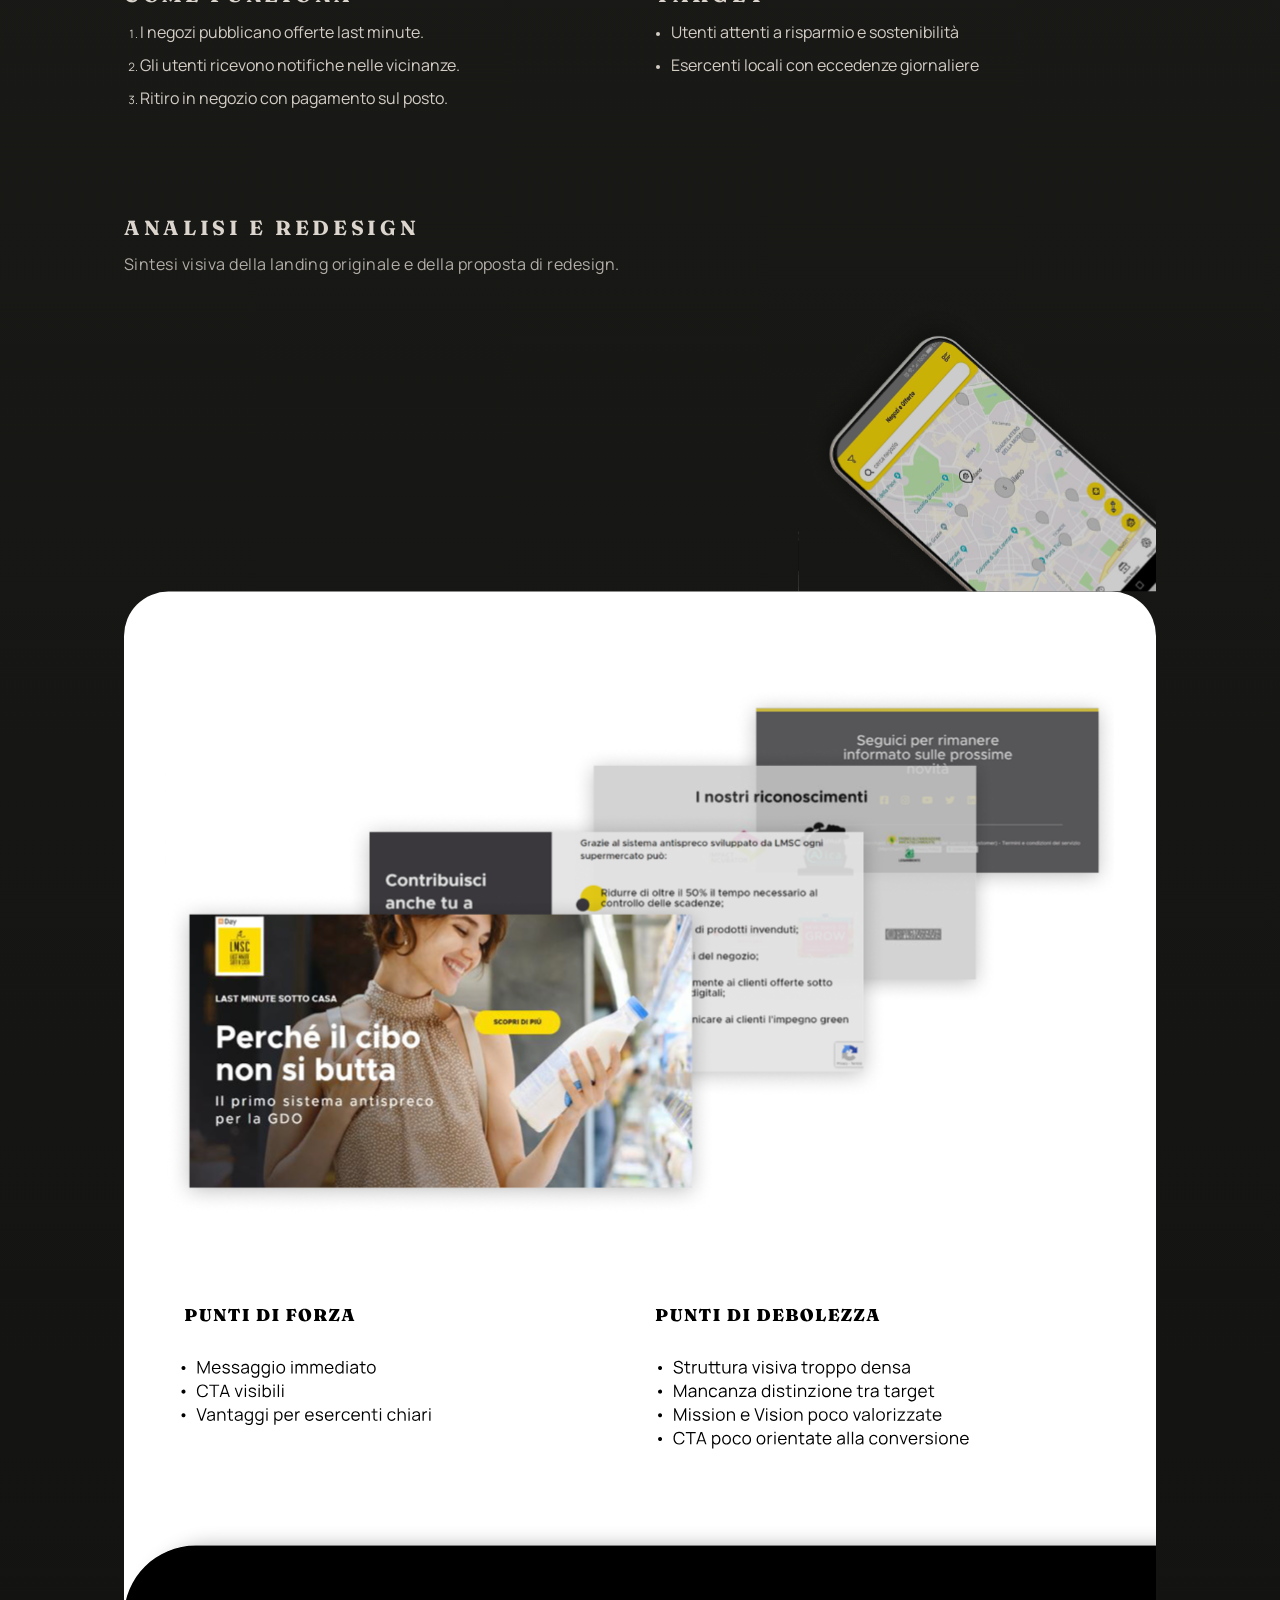
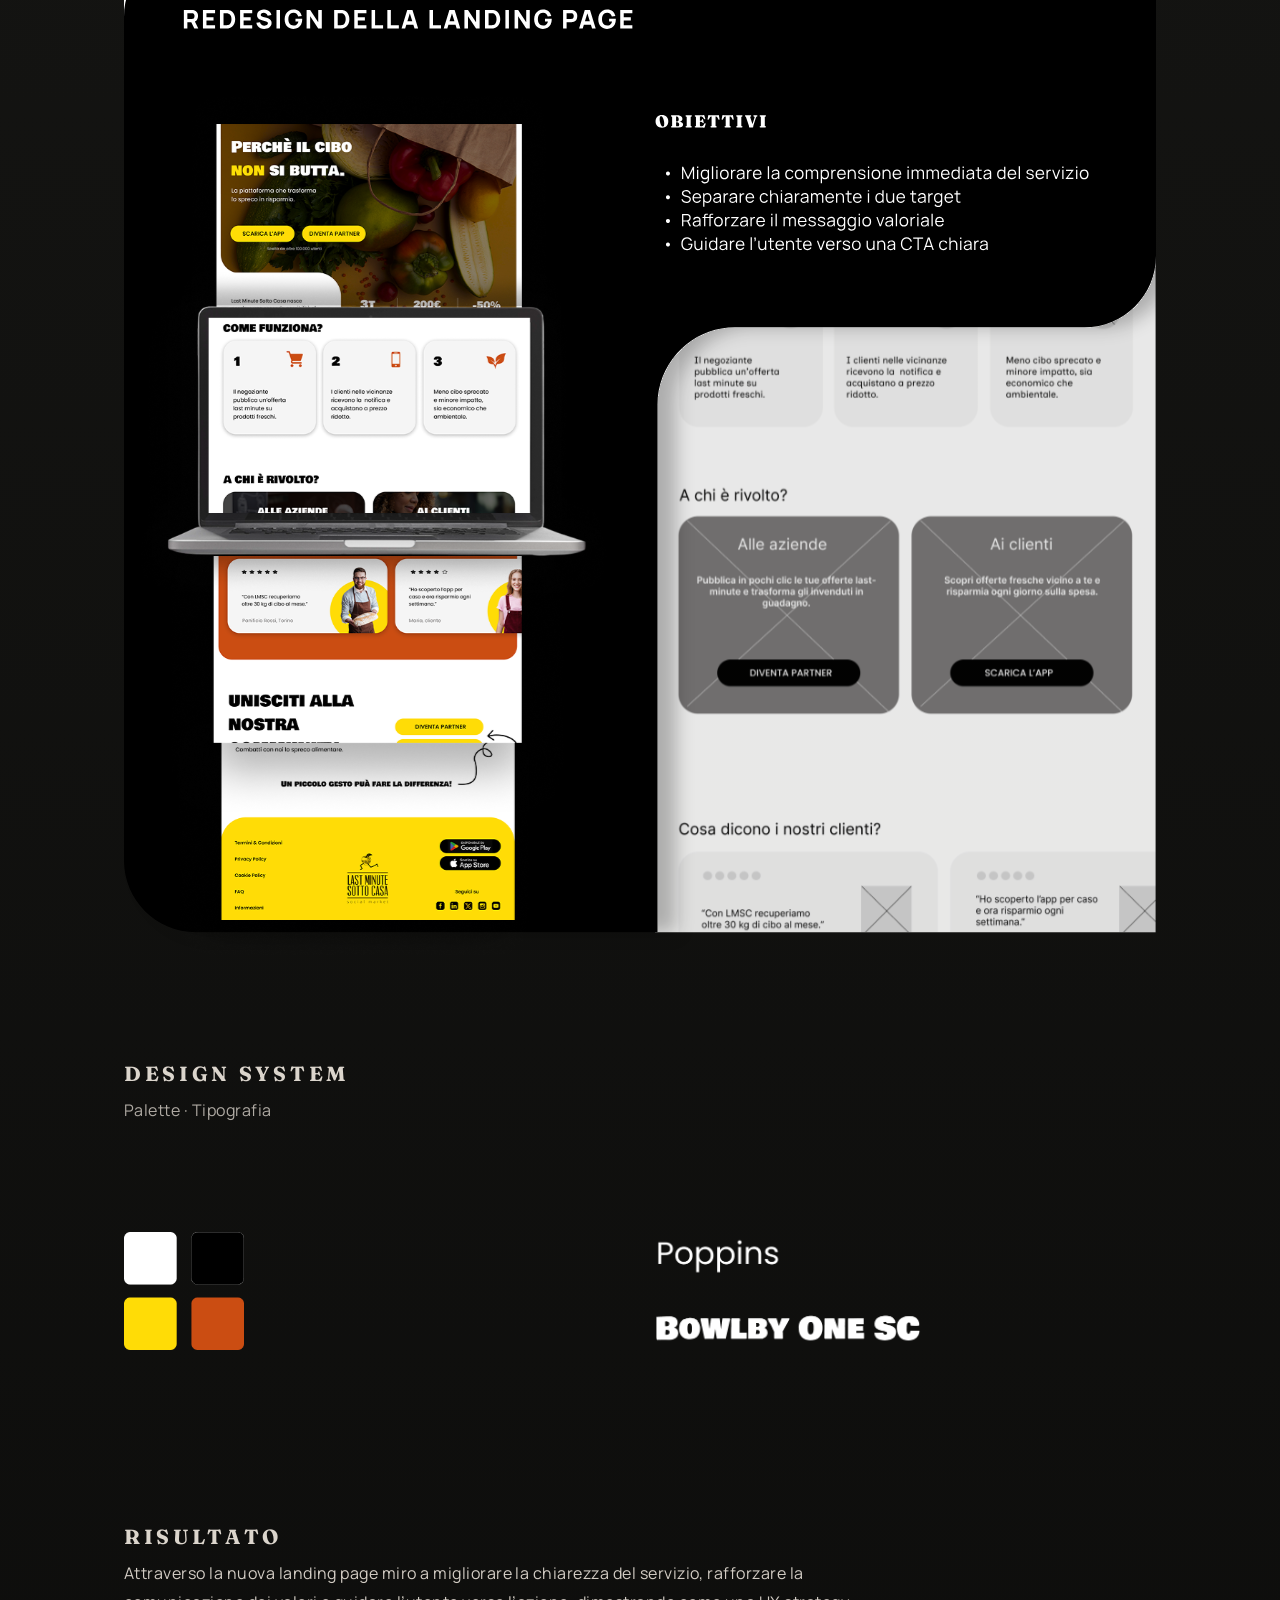
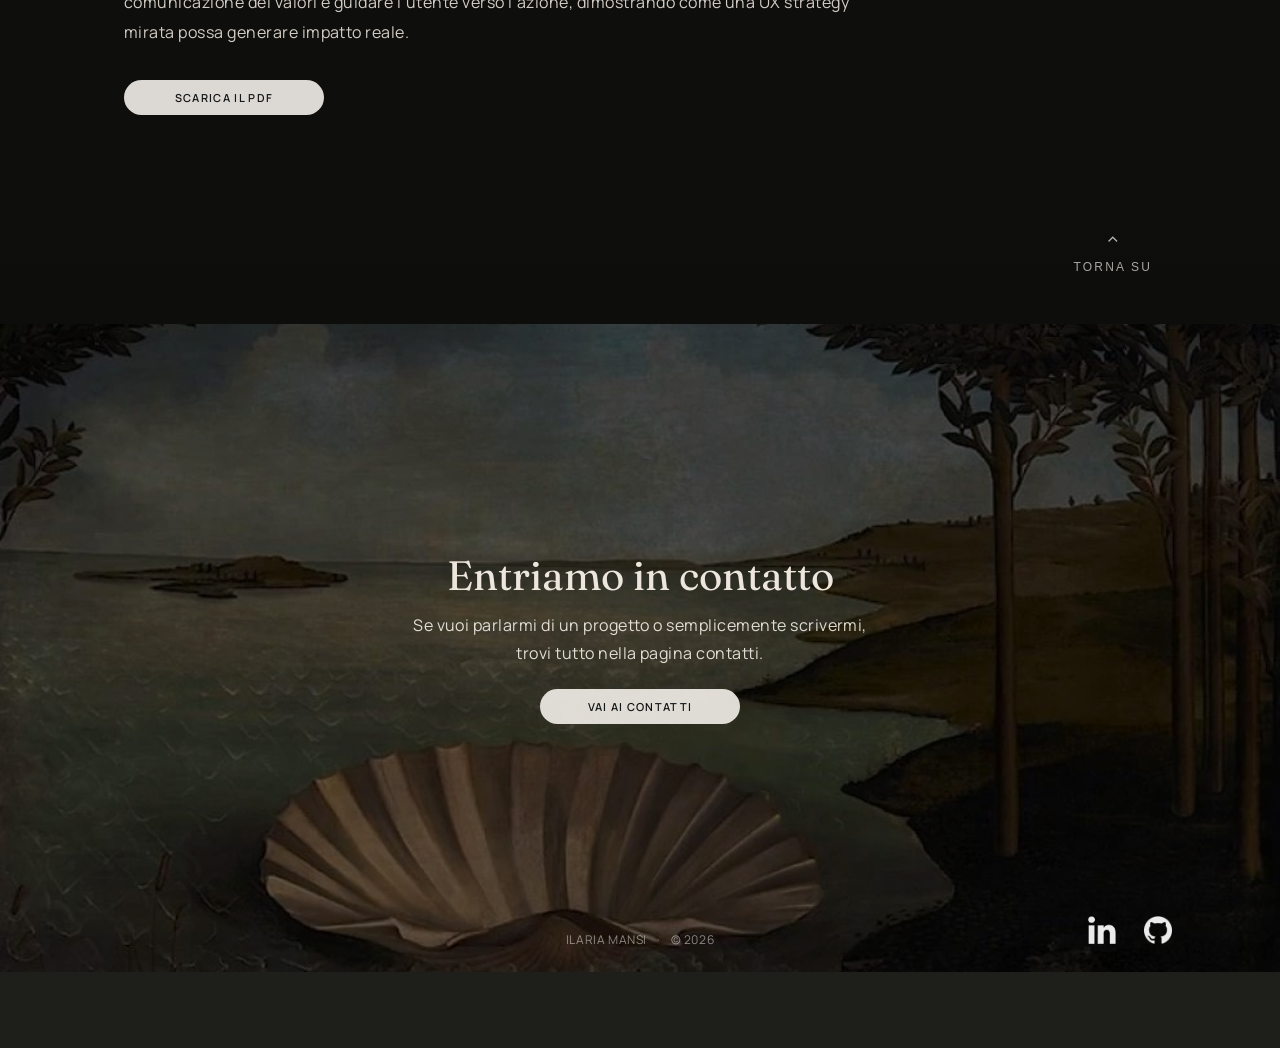
<file: project/lmsc/index.html>
<!doctype html>
<html lang="it">
<head>
  <meta charset="utf-8" />
  <meta name="viewport" content="width=device-width, initial-scale=1" />
  <title>Ilaria Mansi - Last Minute Sotto Casa </title>
<meta property="og:title" content="Last Minute Sotto Casa – UX Case Study">
<meta property="og:description" content="Analisi e redesign della landing page di LMSC per migliorare chiarezza, gerarchia visiva e orientamento all’azione.">
<meta property="og:image" content="https://ilariamansi.github.io/portfolio/assets/img/home/cover-lmsc.jpg">
<meta property="og:url" content="https://ilariamansi.github.io/portfolio/project/lmsc/">
<meta property="og:type" content="article">
<meta property="og:site_name" content="Ilaria Mansi Portfolio">

  <link rel="preconnect" href="https://fonts.googleapis.com">
  <link rel="preconnect" href="https://fonts.gstatic.com" crossorigin>
  <link href="https://fonts.googleapis.com/css2?family=Fraunces:opsz,wght@9..144,300;9..144,400;9..144,600;9..144,700&family=Manrope:wght@300;400;500;600;700&display=swap" rel="stylesheet">
<link rel="icon" href="assets/img/favicon/favicon.png" sizes="any">

  <link rel="stylesheet" href="../../css/style.css">
  <link rel="stylesheet" href="../../css/project.css">
</head>

<body>
  <div id="top"></div>

   <!-- NAV -->
 <header class="nav" role="banner">
  <div class="container nav__inner">
    <a class="nav__logo" href="../../index.html#top" aria-label="Home">
      <img class="logo is-mark" src="../../assets/img/logo/im-mark-light.svg" alt="IM">
      <img class="logo is-word" src="../../assets/img/logo/im-wordmark-light.svg" alt="Ilaria Mansi">
    </a>

    <nav class="nav__links" aria-label="Menu principale">
      <a href="../../about.html">about</a>
      <a href="../../index.html#projects">work</a>
      <a href="../../contact.html">contact</a>
      <a href="../../cv.html">CV</a>
    </nav>

    <input class="navToggle" type="checkbox" id="navToggle">

    <label class="nav__burger" for="navToggle" aria-label="Apri menu">
      <span class="nav__burgerIcon" aria-hidden="true"></span>
    </label>
  </div>
</header>

<div class="navOverlay" aria-hidden="true">
  <nav class="navOverlay__panel" aria-label="Menu mobile">
    <a href="../../about.html">about</a>
    <a href="../../index.html#projects">work</a>
    <a href="../../contact.html">contact</a>
    <a href="../../cv.html">CV</a>
  </nav>
</div>

  <main class="project project--lmsc" id="top">

    <!-- HERO -->
    <section class="pHero" aria-label="Last Minute Sotto Casa">
      <figure class="pHero__media">
        <img src="../../assets/img/projects/lmsc/cover-lmsc.svg" alt="Cover Last Minute Sotto Casa">
      </figure>

      <div id="start"></div>
      
      <div class="pWrap">
        <div class="pHero__copy">
          <h1 class="pTitle">Last Minute Sotto Casa</h1>
          <p class="pSubtitle">UX case study – redesign landing page</p>

          <p class="pLead">
            Analisi e riprogettazione della landing page di LMSC, piattaforma italiana che combatte lo spreco alimentare
            favorendo il recupero del cibo invenduto presso attività locali.
          </p>

          <div class="pMeta" aria-label="Strumenti e output">
            <span class="pill">UX analysis</span>
            <span class="pill">Landing redesign</span>
            <span class="pill">Figma</span>
            <span class="pill">Prototype</span>
          </div>

          <div class="pCtaRow">
            <a class="btn btn--primary" href="../../assets/pdf/lmsc.pdf" target="_blank" rel="noopener">
              SCARICA IL PDF
            </a>
            <a class="btn btn--secondary" href="../../index.html#projects">
              TORNA AI PROGETTI
            </a>
          </div>
        </div>
      </div>
    </section>

    <!-- INTRO -->
    <section class="pSection" aria-label="Presentazione del progetto">
      <div class="pWrap pWrap--narrow">
        <div class="pIntroCenter">
          <p>
            Questo progetto nasce con l’obiettivo di analizzare e riprogettare la landing page di Last Minute Sotto Casa,
            una piattaforma italiana che combatte lo spreco alimentare favorendo il recupero del cibo invenduto presso negozi e attività locali.
          </p>
          <p>
            Fondata a Torino nel 2014, LMSC crea un ponte tra negozianti e cittadini per ridurre lo spreco alimentare,
            trasformando le eccedenze in opportunità di risparmio.
          </p>
          <p class="pWrap pQuote">“Un mondo in cui il cibo non si butta, ma viene valorizzato.”</p>
        </div>
      </div>
    </section>

    <!-- COME FUNZIONA + TARGET -->
    <section class="pSection" aria-label="Funzionamento e Target">
      <div class="pWrap">
        <div class="pTwoCol">
          <div>
            <h2 class="pH2">Come funziona</h2>
            <ol class="pList">
              <li>I negozi pubblicano offerte last minute.</li>
              <li>Gli utenti ricevono notifiche nelle vicinanze.</li>
              <li>Ritiro in negozio con pagamento sul posto.</li>
            </ol>
          </div>

        <div>
           <h2 class="pH2">Target</h2>
            <ul class="pList">
              <li>Utenti attenti a risparmio e sostenibilità</li>
              <li>Esercenti locali con eccedenze giornaliere</li>
            </ul>
          </div>
        </div>
      </div>
    </section>

    <!-- ANALISI + REDESIGN -->
    <section class="pSection" aria-label="Analisi e Redesign">
      <div class="pWrap">
        <header class="pHeader">
          <h2 class="pH2">Analisi e redesign</h2>
          <p class="pText pText--muted">Sintesi visiva della landing originale e della proposta di redesign.</p>
        </header>

        <figure class="pFigure">
          <img src="../../assets/img/projects/lmsc/analisi%20landing%20page.svg" alt="Analisi landing page originale e redesign">
          <figcaption class="pFigure__cap">
          </figcaption>
        </figure>
      </div>
    </section>

    <!-- DESIGN SYSTEM -->
    <section class="pSection" aria-label="Design system">
      <div class="pWrap">
        <header class="pHeader">
          <h2 class="pH2">Design system</h2>
          <p class="pText pText--muted">Palette · Tipografia </p>
        </header>

        <div class="pTwoCol pStack2">
          <figure class="pFigure pFigure--soft pFigure--ds">
            <img src="../../assets/img/projects/lmsc/palette.png" alt="Palette colori LMSC">
          </figure>

          <figure class="pFigure pFigure--soft pFigure--ds">
            <img src="../../assets/img/projects/lmsc/tipografia.png" alt="Tipografia LMSC">
          </figure>
        </div>
      </div>
    </section>

    <!-- RISULTATO -->
    <section class="pSection" aria-label="Risultato">
      <div class="pWrap">
        <div class="pUi pUi--single">
          <div class="pUi__copy">
            <h2 class="pH2">Risultato</h2>
            <p class="pText">
              Attraverso la nuova landing page miro a migliorare la chiarezza del servizio, rafforzare la comunicazione dei valori e guidare l’utente verso l’azione,
              dimostrando come una UX strategy mirata possa generare impatto reale.
            </p>

            <div class="pUi__cta">
              <a class="btn btn--primary" href="../../assets/pdf/lmsc.pdf" target="_blank" rel="noopener">
                SCARICA IL PDF
              </a>
            </div>
          </div>
        </div>
      </div>
    </section>

  </main>

  <div class="backTop">
  <a href="#start">
    <span class="backTop__arrow">^</span>
    <span class="backTop__text">torna su</span>
  </a>
</div>

  <!-- FOOTER -->
<footer class="footer footer--simple" id="contact" aria-labelledby="footerTitle">
  <img class="footer__arch" src="../../assets/img/home/art.jpg" alt="" aria-hidden="true">

  <div class="footer__inner">
    <h2 id="footerTitle">Entriamo in contatto</h2>
    <p class="footer__text">
      Se vuoi parlarmi di un progetto o semplicemente scrivermi, <br> trovi tutto nella pagina contatti.
    </p>

    <div class="footer__actions">
      <a class="btn btn--primary" href="../../contact.html">VAI AI CONTATTI</a>
    </div>

    <div class="footer__social" aria-label="Social">
      <a class="iconBtn" href="https://www.linkedin.com/in/ilaria-mansi/" target="_blank" rel="noopener" aria-label="LinkedIn">
        <img src="../../assets/img/home/linkedin.png" alt="">
      </a>

      <a class="iconBtn" href="https://github.com/ilariamansi/portfolio.git" target="_blank" rel="noopener" aria-label="GitHub">
        <img src="../../assets/img/home/github.png" alt="">
      </a>
    </div>

    <div class="footer__meta">
      <a class="footer__copy" href="#top">ILARIA MANSI</a>
      <span class="footer__sep" aria-hidden="true">·</span>
      <span class="footer__copy">© 2026</span>
    </div>
  </div>
</footer>



</body>
</html>
</file>
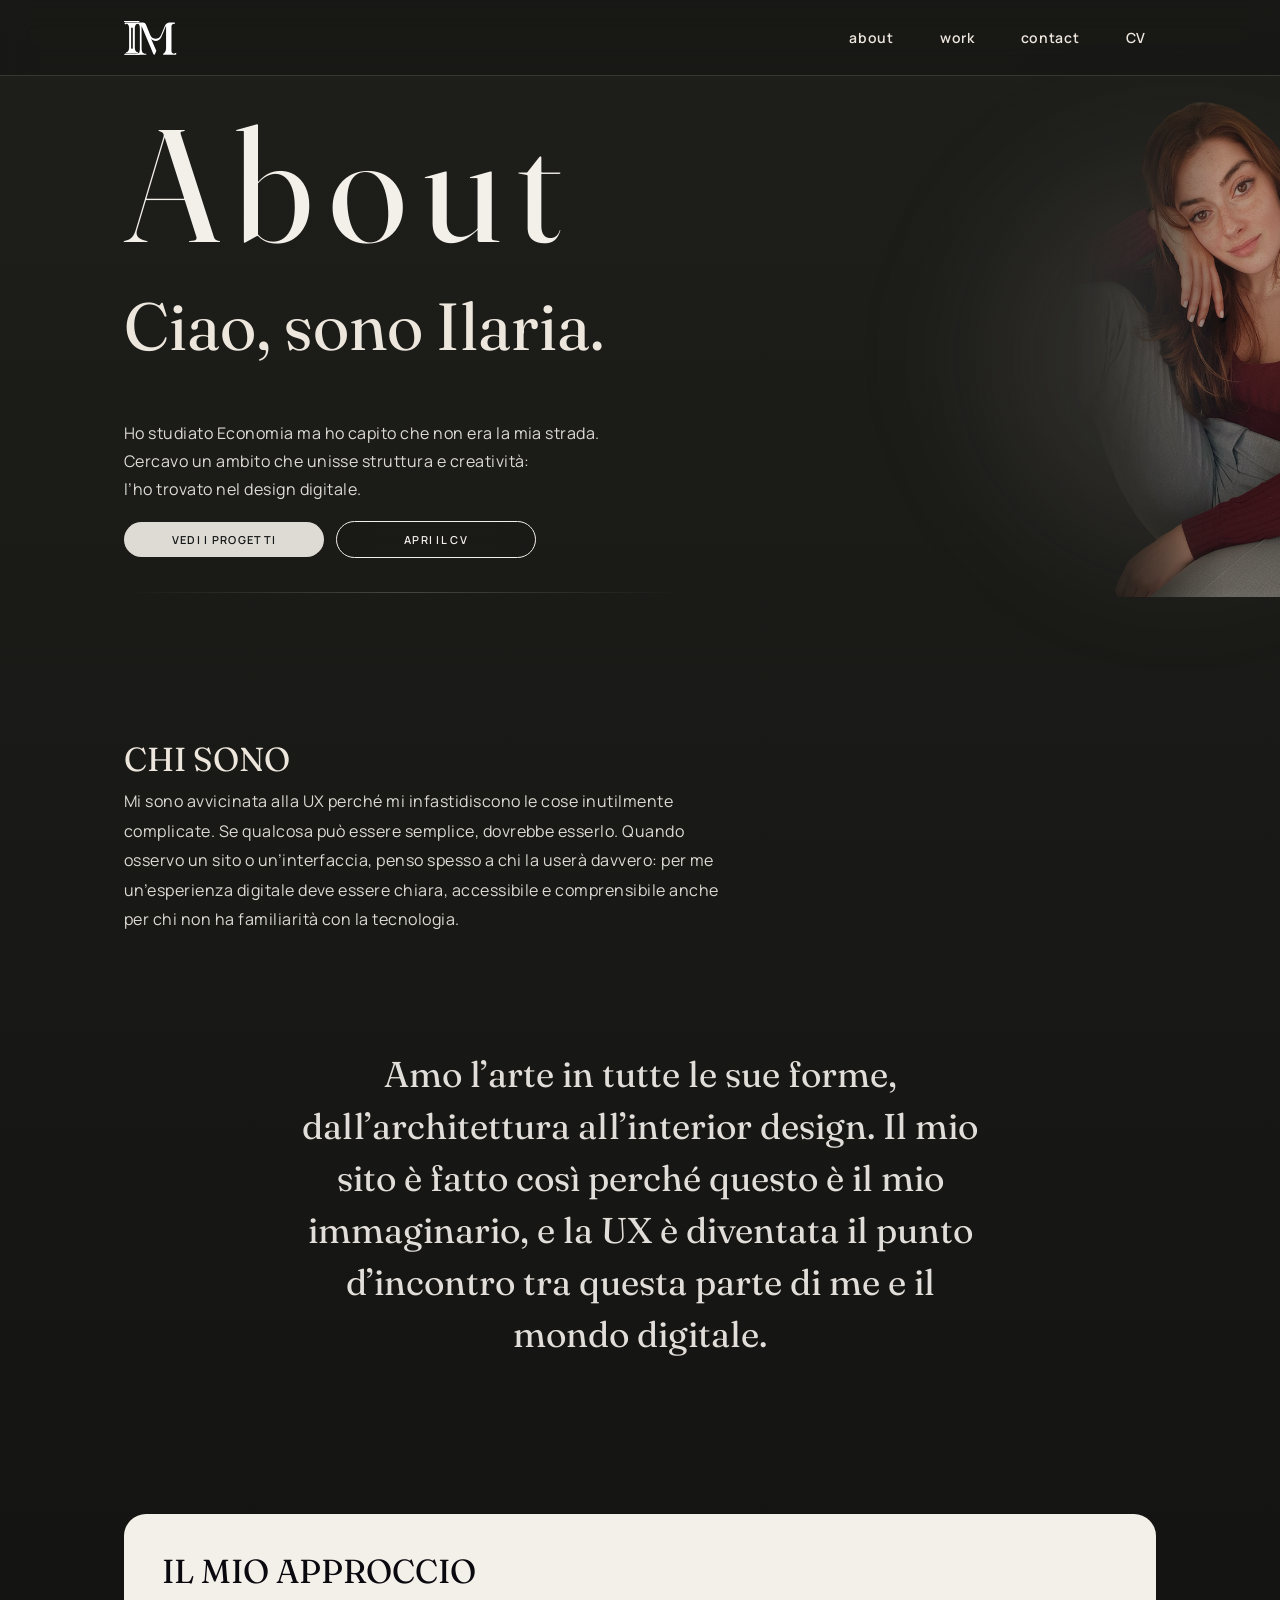
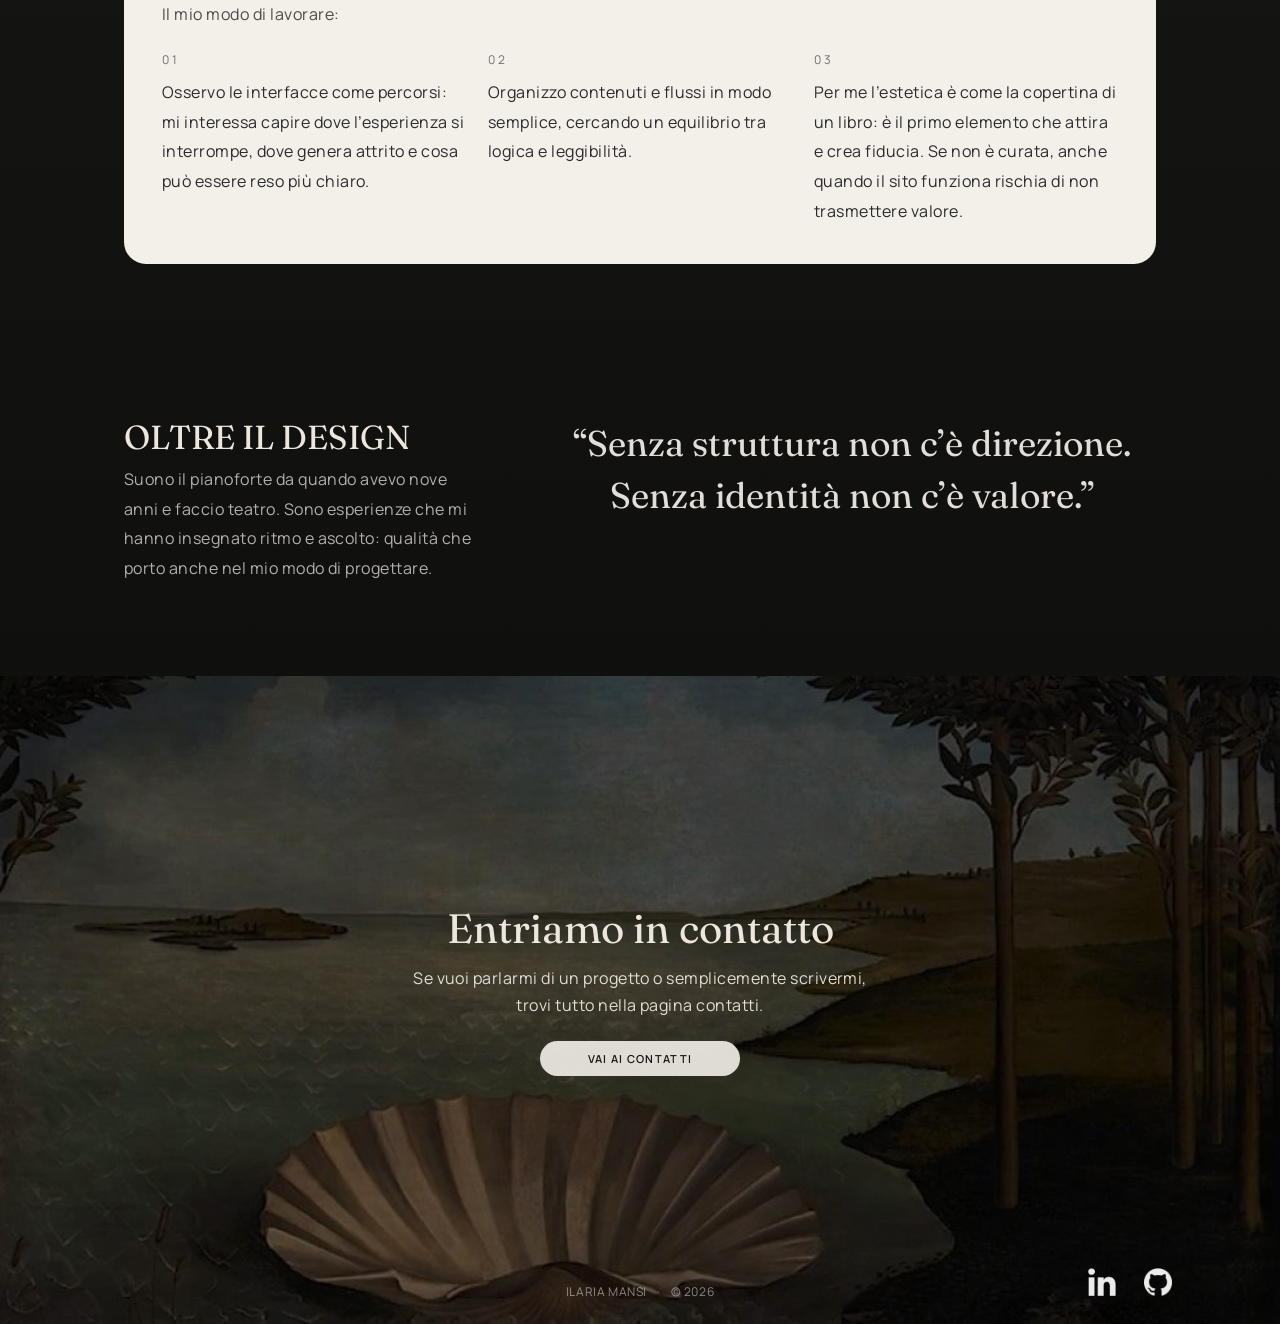
<file: about.html>
<!doctype html>
<html lang="it">
<head>
  <meta charset="utf-8" />
  <meta name="viewport" content="width=device-width, initial-scale=1" />
  <title>Ilaria Mansi – About</title>

  <meta property="og:title" content="About – Ilaria Mansi">
  <meta property="og:description" content="Scopri il mio percorso, il mio approccio alla UX/UI e il modo in cui unisco struttura, chiarezza e sensibilità visiva.">
  <meta property="og:image" content="https://ilariamansi.github.io/portfolio/assets/img/about/foto.png">
  <meta property="og:url" content="https://ilariamansi.github.io/portfolio/about.html">
  <meta property="og:type" content="profile">
  <meta property="og:site_name" content="Ilaria Mansi Portfolio">

  <link rel="preconnect" href="https://fonts.googleapis.com">
  <link rel="preconnect" href="https://fonts.gstatic.com" crossorigin>
  <link href="https://fonts.googleapis.com/css2?family=Fraunces:opsz,wght@9..144,300;9..144,400;9..144,600&family=Manrope:wght@300;400;500;600;700&display=swap" rel="stylesheet">
  <link rel="icon" href="assets/img/favicon/favicon.png" sizes="any">
  <link rel="stylesheet" href="css/style.css">
</head>

<body class="is-about">
  <div id="top"></div>

  <header class="nav" role="banner">
    <div class="container nav__inner">
      <a class="nav__logo" href="index.html#top" aria-label="Home">
        <img class="logo is-mark" src="assets/img/logo/im-mark-light.svg" alt="IM">
        <img class="logo is-word" src="assets/img/logo/im-wordmark-light.svg" alt="Ilaria Mansi">
      </a>

      <nav class="nav__links" aria-label="Menu principale">
        <a href="about.html">about</a>
        <a href="index.html#projects">work</a>
        <a href="contact.html">contact</a>
        <a href="cv.html">CV</a>
      </nav>

      <input class="navToggle" type="checkbox" id="navToggle">

      <label class="nav__burger" for="navToggle" aria-label="Apri menu">
        <span class="nav__burgerIcon" aria-hidden="true"></span>
      </label>
    </div>
  </header>

  <div class="navOverlay" aria-hidden="true">
    <nav class="navOverlay__panel" aria-label="Menu mobile">
      <a href="about.html">about</a>
      <a href="index.html#projects">work</a>
      <a href="contact.html">contact</a>
      <a href="cv.html">CV</a>
    </nav>
  </div>

  <main class="about">
    <section class="uxSection uxSection--hero" aria-label="About">
      <div class="container uxGrid2">
        <div class="uxCol">
          <p class="uxKicker">About</p>
          <h1 class="uxH1">Ciao, sono Ilaria.</h1>

          <p class="uxLead">
            Ho studiato Economia ma ho capito che non era la mia strada.<br>
            Cercavo un ambito che unisse struttura e creatività:<br>
            l’ho trovato nel design digitale.
          </p>

          <div class="uxCtaRow">
            <a class="btn btn--primary" href="index.html#projects">Vedi i progetti</a>
            <a class="btn btn--secondary" href="cv.html">Apri il CV</a>
          </div>

          <div class="aboutDivider" aria-hidden="true"></div>
        </div>

        <aside class="uxSide" aria-label="Profilo">
          <figure class="aboutPhoto">
            <img class="aboutPhoto__img" src="assets/img/about/foto.png" alt="Ilaria Mansi">
          </figure>
        </aside>
      </div>
    </section>

    <section class="uxSection uxSection--chi" aria-label="Chi sono">
      <div class="container chiBlock">
        <div class="chiBlock__intro">
          <p class="uxH2">CHI SONO</p>
          <p class="uxSub chiBlock__text">
            Mi sono avvicinata alla UX perché mi infastidiscono le cose inutilmente complicate. Se qualcosa può essere semplice, dovrebbe esserlo. Quando osservo un sito o un’interfaccia, penso spesso a chi la userà davvero: per me un’esperienza digitale deve essere chiara, accessibile e comprensibile anche per chi non ha familiarità con la tecnologia.
          </p>
        </div>

        <div class="chiBlock__quoteWrap">
          <p class="quoteGlass__text chiBlock__quote">
            Amo l’arte in tutte le sue forme, dall’architettura all’interior design. 
             Il mio sito è fatto così perché questo è il mio immaginario, e la UX è diventata il punto d’incontro tra questa parte di me e il mondo digitale.
          </p>
        </div>
      </div>
    </section>

    <section class="uxSection uxSection--approach" aria-label="Approccio">
      <div class="container">
        <div class="aboutPanel">
          <p class="uxH2">IL MIO APPROCCIO</p>
          <p class="uxSub">Il mio modo di lavorare:</p>

          <div class="approachRow">
            <article class="uxCard">
              <p class="card__eyebrow">01</p>
              <p class="card__text">
                Osservo le interfacce come percorsi: mi interessa capire dove l’esperienza si interrompe, dove genera attrito e cosa può essere reso più chiaro.
              </p>
            </article>

            <article class="uxCard">
              <p class="card__eyebrow">02</p>
              <p class="card__text">
                Organizzo contenuti e flussi in modo semplice, cercando un equilibrio tra logica e leggibilità.
              </p>
            </article>

            <article class="uxCard">
              <p class="card__eyebrow">03</p>
              <p class="card__text">
                Per me l’estetica è come la copertina di un libro: è il primo elemento che attira e crea fiducia.
                Se non è curata, anche quando il sito funziona rischia di non trasmettere valore.
              </p>
            </article>
          </div>
        </div>
      </div>
    </section>

    <section class="uxSection uxSection--oltre" aria-label="Oltre il design">
      <div class="container uxGrid2">
        <div>
          <p class="uxH2">OLTRE IL DESIGN</p>
          <p class="uxSub">
            Suono il pianoforte da quando avevo nove anni e faccio teatro.
            Sono esperienze che mi hanno insegnato ritmo e ascolto: qualità che porto anche nel mio modo di progettare.
      </p>
          </p>
        </div>

        <div>
          <p class="quoteGlass__text">
            “Senza struttura non c’è direzione.<br>
            Senza identità non c’è valore.”
          </p>
        </div>
      </div>
    </section>
  </main>

  <footer class="footer footer--simple" id="contact" aria-labelledby="footerTitle">
    <img class="footer__arch" src="assets/img/home/art.jpg" alt="" aria-hidden="true">

    <div class="footer__inner">
      <h2 id="footerTitle">Entriamo in contatto</h2>
      <p class="footer__text">
        Se vuoi parlarmi di un progetto o semplicemente scrivermi, <br> trovi tutto nella pagina contatti.
      </p>

      <div class="footer__actions">
        <a class="btn btn--primary" href="contact.html">VAI AI CONTATTI</a>
      </div>

      <div class="footer__social" aria-label="Social">
        <a class="iconBtn" href="https://www.linkedin.com/in/ilaria-mansi/" target="_blank" rel="noopener" aria-label="LinkedIn">
          <img src="assets/img/home/linkedin.png" alt="">
        </a>

        <a class="iconBtn" href="https://github.com/ilariamansi/portfolio.git" target="_blank" rel="noopener" aria-label="GitHub">
          <img src="assets/img/home/github.png" alt="">
        </a>
      </div>

      <div class="footer__meta">
        <a class="footer__copy" href="#top">ILARIA MANSI</a>
        <span class="footer__sep" aria-hidden="true">·</span>
        <span class="footer__copy">© 2026</span>
      </div>
    </div>
  </footer>
</body>
</html>
</file>
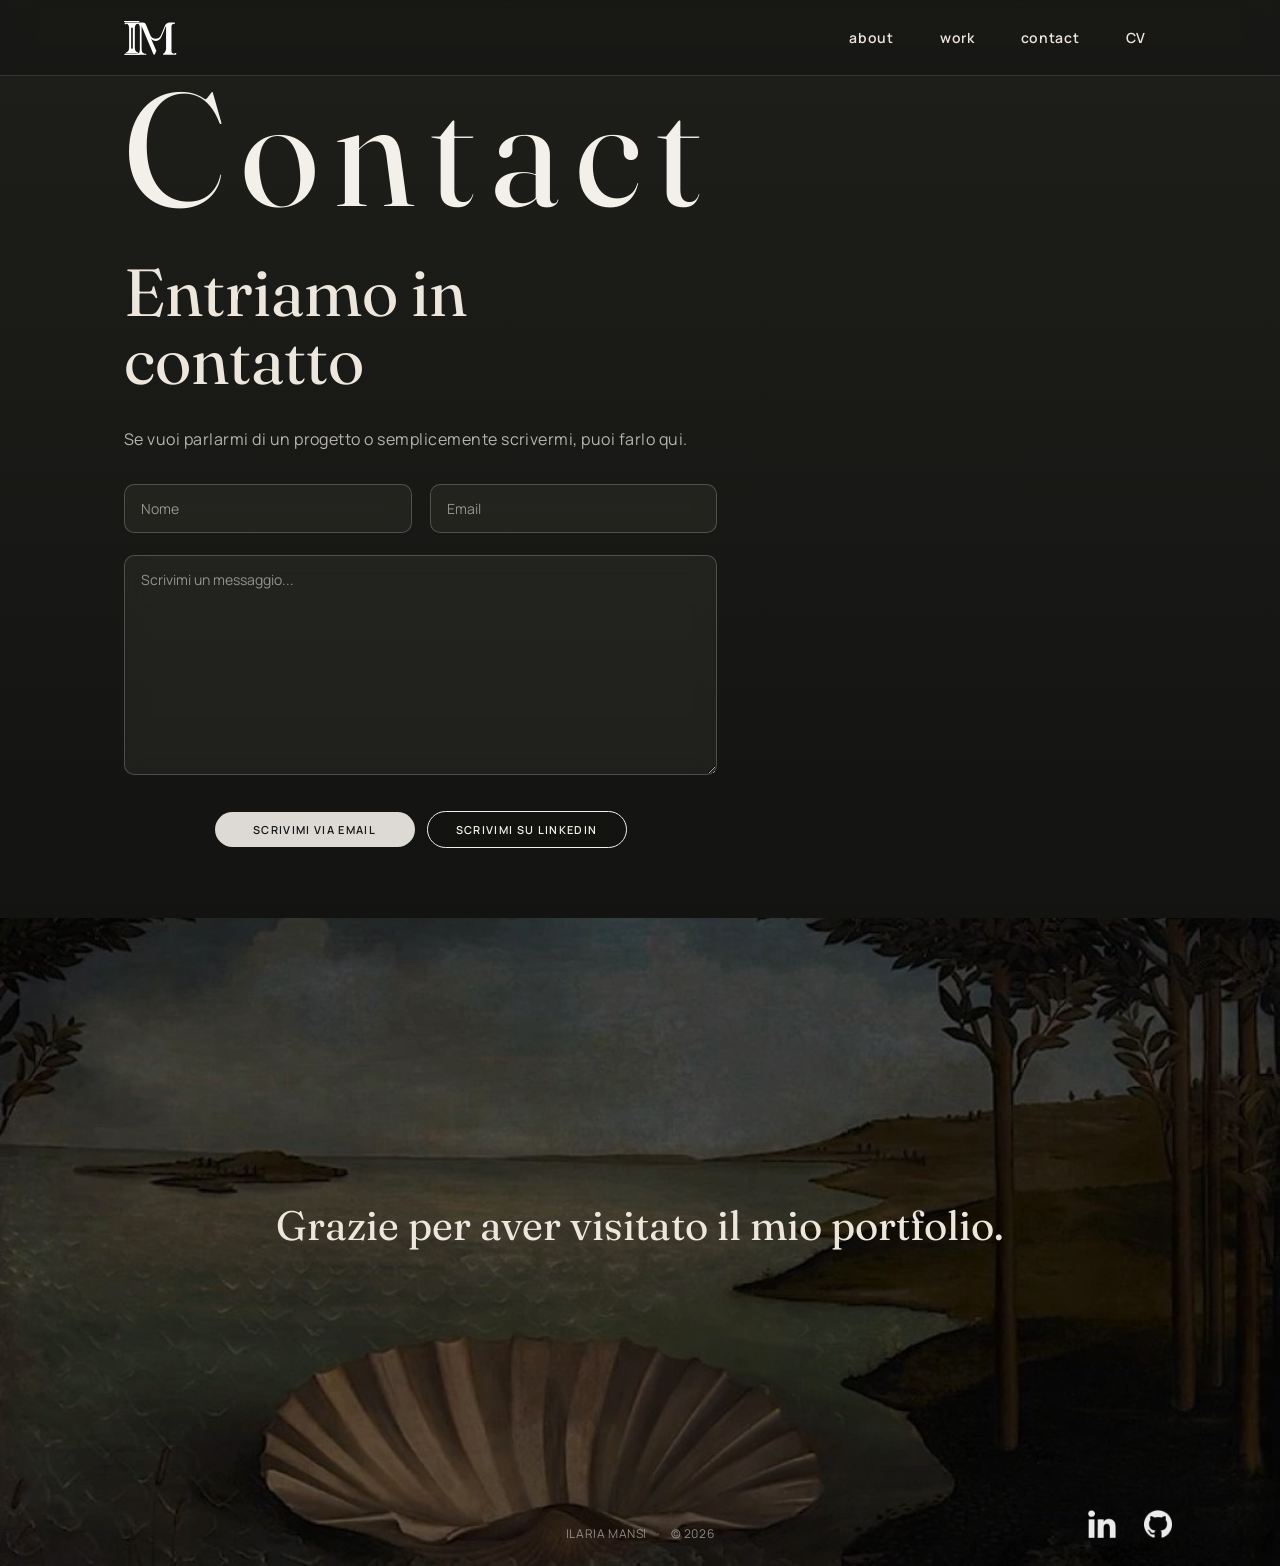
<file: contact.html>
<!doctype html>
<html lang="it">
<head>
  <meta charset="utf-8" />
  <meta name="viewport" content="width=device-width, initial-scale=1" />
  <title>Ilaria Mansi – Contatti</title>
  <meta property="og:title" content="Contatti – Ilaria Mansi">
<meta property="og:description" content="Parliamo di un progetto, di una collaborazione o di una nuova opportunità nel mondo UX/UI.">
<meta property="og:image" content="https://ilariamansi.github.io/portfolio/assets/img/home/art.jpg">
<meta property="og:url" content="https://ilariamansi.github.io/portfolio/contact.html">
<meta property="og:type" content="website">
<meta property="og:site_name" content="Ilaria Mansi Portfolio">

  <link rel="preconnect" href="https://fonts.googleapis.com">
  <link rel="preconnect" href="https://fonts.gstatic.com" crossorigin>
  <link href="https://fonts.googleapis.com/css2?family=Fraunces:opsz,wght@9..144,300;9..144,400;9..144,600&family=Manrope:wght@300;400;500;600;700&display=swap" rel="stylesheet">
 <link rel="icon" href="assets/img/favicon/favicon.png" sizes="any">
  
  <link rel="stylesheet" href="css/style.css">
</head>

<body class="is-contact">
  <div id="top"></div>

 <!-- NAV -->
 <header class="nav" role="banner">
  <div class="container nav__inner">
    <a class="nav__logo" href="index.html#top" aria-label="Home">
      <img class="logo is-mark" src="assets/img/logo/im-mark-light.svg" alt="IM">
      <img class="logo is-word" src="assets/img/logo/im-wordmark-light.svg" alt="Ilaria Mansi">
    </a>

    <nav class="nav__links" aria-label="Menu principale">
      <a href="about.html">about</a>
      <a href="index.html#projects">work</a>
      <a href="contact.html">contact</a>
      <a href="cv.html">CV</a>
    </nav>

    <input class="navToggle" type="checkbox" id="navToggle">

    <label class="nav__burger" for="navToggle" aria-label="Apri menu">
      <span class="nav__burgerIcon" aria-hidden="true"></span>
    </label>
  </div>
</header>

<div class="navOverlay" aria-hidden="true">
  <nav class="navOverlay__panel" aria-label="Menu mobile">
    <a href="about.html">about</a>
    <a href="index.html#projects">work</a>
    <a href="contact.html">contact</a>
    <a href="cv.html">CV</a>
  </nav>
</div>

  <!-- CONTENUTO PAGINA -->
 <main class="contact">
  <section class="uxSection uxSection--hero" aria-label="Contact">
    <div class="container uxGrid2">
      <div class="uxCol">
        <p class="uxKicker">Contact</p>
        <h1 class="uxH1">Entriamo in contatto</h1>
        <p class="uxSub">Se vuoi parlarmi di un progetto o semplicemente scrivermi, puoi farlo qui.</p>

        <form class="contactForm" action="#" method="post" autocomplete="on">
          <div class="contactForm__row">
            <label class="srOnly" for="cf-name">Nome</label>
            <input id="cf-name" name="name" type="text" placeholder="Nome" required>

            <label class="srOnly" for="cf-email">Email</label>
            <input id="cf-email" name="email" type="email" placeholder="Email" required>
          </div>

          <label class="srOnly" for="cf-message">Messaggio</label>
          <textarea id="cf-message" name="message" rows="5" placeholder="Scrivimi un messaggio..." required></textarea>

          <div class="contactForm__actions">
  <a class="btn btn--primary" href="mailto:ilariamansi96@gmail.com">
    Scrivimi via email
  </a>

            <a class="btn btn--secondary" href="https://www.linkedin.com/in/ilaria-mansi/" target="_blank" rel="noopener">
              Scrivimi su LinkedIn
            </a>
          </div>
        </form>
      </div>

      <div></div>
    </div>
  </section>
</main>

  
<footer class="footer footer--simple" id="contact" aria-labelledby="footerTitle">
  <img class="footer__arch" src="assets/img/home/art.jpg" alt="" aria-hidden="true">

  <div class="footer__inner">
    <h2 id="footerTitle">Grazie per aver visitato il mio portfolio.</h2>


   

    <div class="footer__social" aria-label="Social">
  <a class="iconBtn" href="https://www.linkedin.com/in/ilaria-mansi/" target="_blank" rel="noopener" aria-label="LinkedIn">
    <img src="assets/img/home/linkedin.png" alt="">
  </a>

  <a class="iconBtn" href="https://github.com/ilariamansi/portfolio.git" target="_blank" rel="noopener" aria-label="GitHub">
    <img src="assets/img/home/github.png" alt="">
  </a>
</div>

   <div class="footer__meta">
  <a class="footer__copy" href="#top">ILARIA MANSI</a>
  <span class="footer__sep" aria-hidden="true">·</span>
  <span class="footer__copy">© 2026</span>
</div>
  </div>
</footer>

</body>
</html>
</file>
<file: css/style.css>
*{ box-sizing:border-box; }
html,body{ margin:0; padding:0; min-height:100%; }
img{ max-width:100%; display:block; }
a{ color:inherit; text-decoration:none; }
a:visited{ color:inherit; }
button,input,textarea{ font:inherit; }
ul{ margin:0; padding:0; }
:focus-visible{ outline:2px solid rgba(243,239,233,.65); outline-offset:3px; }

/* -------------------------
   TOKENS
------------------------- */
:root{
  --max: 1200px;
  --pad-x: 84px;
  --nav-h: 76px;

  --bg-start: #1e1e1b;
  --bg-end:   #0b0b0a;

  --text: #EDE6DD;
  --muted: rgba(237,230,221,.75);

  --line: rgba(243,239,233,.12);
  --line-weak: rgba(243,239,233,.08);

  --glass-blur: 14px;
  --glass-sat: 140%;

  --thumb-w: 440px;
  --thumb-h: 300px;

  --font-serif: "Fraunces", ui-serif;
  --font-sans: "Manrope", system-ui, sans-serif;

  --h1: clamp(42px, 5.2vw, 76px);
  --h2: clamp(24px, 3.2vw, 44px);
  --lead: clamp(18px, 1.6vw, 20px);
  --section-y: clamp(52px, 6vw, 90px);
}

@media (max-width: 980px){
  :root{
    --pad-x: 20px;
    --nav-h: 70px;
    --thumb-w: 100%;
    --thumb-h: min(320px, 56vw);
  }
}

/* -------------------------
   BASE
------------------------- */
html{ background: var(--bg-start); }

body{
  color: var(--text);
  overflow-x:hidden;
  font-family: var(--font-sans);
  -webkit-font-smoothing: antialiased;
  text-rendering: optimizeLegibility;
  background: linear-gradient(180deg, var(--bg-start) 0%, var(--bg-end) 100%);
  background-repeat:no-repeat;
  background-size:100% 100%;
  background-attachment:scroll;
}

.container{
  width: min(var(--max), 100%);
  margin:0 auto;
  padding-left: var(--pad-x);
  padding-right: var(--pad-x);
}

body:not(.is-home) main,
body:not(.is-home) .about,
body:not(.is-home) .cv,
body:not(.is-home) .uxSection,
body:not(.is-home) .content{
  background: transparent !important;
}

/* -------------------------
   NAV
------------------------- */
.nav{
  position: fixed;
  top: 0;
  left: 0;
  right: 0;
  height: var(--nav-h);
  z-index: 7000;
  background: rgba(15,15,15,.35);
  backdrop-filter: blur(var(--glass-blur)) saturate(var(--glass-sat));
  -webkit-backdrop-filter: blur(var(--glass-blur)) saturate(var(--glass-sat));
  border-bottom: 1px solid rgba(243,239,233,.14);
}

.nav__inner{
  height: 100%;
  display: flex;
  align-items: center;
  justify-content: space-between;
  gap: 14px;
}

.nav__logo{
  position: relative;
  display: inline-block;
  width: 276px;
  height: 34px;
  z-index: 7002;
}

.nav__logo .logo{
  position: absolute;
  inset: 0;
  width: 276px;
  height: 34px;
  object-fit: contain;
  object-position: left center;
  opacity: 0;
  transition: opacity .28s ease-out, transform .28s ease-out;
}

.nav__logo .is-mark{ opacity: 1; }
.nav__logo .is-word{ transform: translate3d(8px,0,0); }

.nav__logo:hover .is-mark{
  opacity: 0;
  transform: translate3d(-8px,0,0);
}
.nav__logo:hover .is-word{
  opacity: 1;
  transform: translate3d(0,0,0);
}

.nav__links{
  display: flex;
  align-items: center;
  gap: 26px;
  height: 100%;
}

.nav__links a{
  height: 100%;
  display: flex;
  align-items: center;
  padding: 0 10px;
  font-family: var(--font-sans);
  font-weight: 600;
  font-size: 14px;
  letter-spacing: .05em;
  opacity: 1;
  position: relative;
  transition: opacity .2s ease, transform .2s ease, letter-spacing .2s ease;
}

.nav__links a:hover{
  opacity: 1;
  transform: translateY(-1px);
  letter-spacing: .08em;
}

.nav__links a::after{
  content: "";
  position: absolute;
  left: 10px;
  right: 10px;
  bottom: 18px;
  height: 1px;
  background: transparent;
  transition: background .2s ease;
}

.nav__links a:hover::after{
  background: rgba(243,239,233,.95);
}

.navToggle{
  position: absolute;
  width: 1px;
  height: 1px;
  padding: 0;
  margin: -1px;
  overflow: hidden;
  clip: rect(0,0,0,0);
  white-space: nowrap;
  border: 0;
}

.nav__burger{
  display: none;
  width: 42px;
  height: 42px;
  border: 0;
  background: transparent;
  cursor: pointer;
  z-index: 7002;
}

.nav__burgerIcon{
  width: 22px;
  height: 2px;
  background: rgba(243,239,233,.92);
  position: relative;
  display: block;
}

.nav__burgerIcon::before,
.nav__burgerIcon::after{
  content: "";
  position: absolute;
  left: 0;
  width: 22px;
  height: 2px;
  background: rgba(243,239,233,.92);
  transition: transform .22s ease, top .22s ease;
}

.nav__burgerIcon::before{ top: -6px; }
.nav__burgerIcon::after{ top: 6px; }

.navOverlay{
  position: fixed;
  inset: 0;
  z-index: 6999;
  opacity: 0;
  visibility: hidden;
  pointer-events: none;

  background: rgba(20,14,14,.22);
  backdrop-filter: blur(22px) saturate(145%);
  -webkit-backdrop-filter: blur(22px) saturate(145%);

  transition: opacity .25s ease, visibility .25s ease;
}
.navOverlay::before{
  content:"";
  position:absolute;
  inset:0;
  pointer-events:none;
  background:
    linear-gradient(180deg,
      rgba(14, 24, 27, 0.28) 0%,
      rgba(20,14,14,.34) 80%);
}
.navOverlay__panel{
  min-height: 100vh;
  display: flex;
  flex-direction: column;
  align-items: center;
  justify-content: center;
  gap: 26px;
  background: rgba(20,14,14,.30);
}

.navOverlay__panel a{
  font-family: var(--font-sans);
  font-size: 16px;
  letter-spacing: .12em;
  text-transform: uppercase;
  color: rgb(234, 233, 233);
  filter: brightness(1);
}

@media (max-width: 900px){
  .nav__links{ display: none; 
  }
  .nav__links a{ color: #EDE6DD;
    opacity: 1;
  }
  .nav__burger{ display: grid; place-items: center; }

  .nav__logo{ width: 77px; }
  .nav__logo .logo{ width: 77px; }

  .nav__logo:hover .is-word{
    opacity: 0;
    transform: none;
  }
  .nav__logo:hover .is-mark{
    opacity: 1;
    transform: none;
  }

  body:has(#navToggle:checked) .navOverlay{
    opacity: 1;
    visibility: visible;
    pointer-events: auto;
  }

  body:has(#navToggle:checked) .nav__burgerIcon{
    background: transparent;
  }
  body:has(#navToggle:checked) .nav__burgerIcon::before{
    top: 0;
    transform: rotate(45deg);
  }
  body:has(#navToggle:checked) .nav__burgerIcon::after{
    top: 0;
    transform: rotate(-45deg);
  }
}

@media (min-width: 901px){
  .navOverlay{ display: none; }
}

/* -------------------------
   BUTTONS
------------------------- */
.btn{
  display:inline-flex;
  align-items:center;
  justify-content:center;
  padding:12px 22px;
  border-radius:999px;
  border:0;
  min-width:200px;
  cursor:pointer;
  line-height:1;
  font-family: var(--font-sans);
  font-weight:600;
  font-size:11px;
  letter-spacing:.12em;
  text-transform:uppercase;
  transition: transform .15s ease, background-color .2s ease, border-color .2s ease, opacity .2s ease;
}
.btn--primary{
  background: rgba(243,239,233,.90);
  color:#131616 !important;
}
.btn--primary:hover{
  background: rgba(243,239,233,1);
  transform:translateY(-1px);
}
.btn--primary:active{ transform:translateY(0); }

.btn--secondary{
  border:1px solid rgba(243,239,233,1);
  color: rgba(243,239,233,1);
  background: rgba(15, 15, 15, 0.032);
  backdrop-filter: blur(var(--glass-blur)) saturate(var(--glass-sat));
  -webkit-backdrop-filter: blur(var(--glass-blur)) saturate(var(--glass-sat));
}
.btn--secondary:hover{
  background: rgba(243,239,233,.08);
  border-color: rgba(243,239,233,.32);
  transform:translateY(-1px);
}
.btn--secondary:active{ transform:translateY(0); }

@media (max-width:700px){
  .btn{
    width: 300px;
    max-width: 300px;
    min-width: 300px;
    padding: 16px 20px;
    font-size: 12px;
  }

 
}

/* -------------------------
   TAGS / CHIPS
------------------------- */
.pill, .chip, .cvPill{
  display:inline-flex;
  align-items:center;
  gap:8px;
  padding:6px 10px;
  border-radius:999px;
  background: rgba(243,239,233,.06);
  border:1px solid rgba(243,239,233,.10);
  color: rgba(243,239,233,.86);
  font-family: var(--font-sans);
  font-weight:500;
  font-size:12px;
  letter-spacing:.01em;
  text-transform:none;
}
/* =========================
   HOME — HERO + CARD
========================= */

body.is-home{
  background: linear-gradient(180deg, var(--bg-start) 0%, var(--bg-end) 100%);
}

body.is-home main.content{
  background: transparent !important;
}

.heroConcept{
  position: relative;
  min-height: 100vh;
  height: 250vh;
  background: var(--bg-end);
}

.heroConcept__media{
  position: sticky;
  top: 0;
  height: 100vh;
  overflow: hidden;
}

.heroConcept__image{
  position: absolute;
  inset: 0;
  width: 100%;
  height: 100%;
  object-fit: cover;
  object-position: center;
  z-index: 0;
  filter: contrast(1) saturate(1.3);
  transform-origin: center;
}

.heroConcept__overlay{
  position: absolute;
  inset: 0;
  z-index: 1;
  pointer-events: none;
  background: linear-gradient(
    to bottom,
    rgba(0,0,0,.25) 0%,
    rgba(0,0,0,.70) 75%,
    rgba(24, 24, 21, 0.98) 100%
  );
}

.heroConcept__intro{
  position: relative;
  z-index: 2;
  min-height: calc(100vh - var(--nav-h));
  display: flex;
  align-items: center;
  justify-content: center;
  padding-top: var(--nav-h);
  padding-bottom: 40px;
}

.heroConcept__introInner{
  width: 100%;
  max-width: 900px;
  margin: 0 auto;
  display: flex;
  flex-direction: column;
  align-items: center;
  justify-content: center;
  gap: 14px;
  text-align: center;
  color: var(--text);
}

.heroConcept__title,
.heroConcept__sub,
.heroConcept__statement{
  text-shadow:
    0 2px 14px rgba(0,0,0,.25),
    0 1px 2px rgba(0,0,0,.35);
}

.heroConcept__title{
  margin: 25px 0 0;
  font-family: var(--font-serif);
  font-weight: 400;
  font-size: clamp(64px, 8vw, 120px);
  line-height: 1.10;
}

.heroConcept__sub{
  margin: 8px 0 0;
  max-width: 58ch;
  font-family: var(--font-sans);
  font-size: 32px;
  font-weight: 400;
  line-height: 1;
  color: rgba(243,239,233,1);
  letter-spacing: .10em;
}

.heroConcept__statement{
  margin: 68px 0 0;
  max-width: 86ch;
  font-family: var(--font-sans);
  font-size: 16px;
  font-weight: 400;
  line-height: 1.7;
  letter-spacing: .18em;
  text-transform: uppercase;
  color: rgb(243,239,233);
}

.heroConcept__cta{
margin:30px;
}

.heroConcept__panelWrap{
  position: absolute;
  left: 0;
  right: 0;
  top: 100vh;
  z-index: 3;
  padding: 0 20px 90px;
  transform: translateY(12vh);
}

.heroConcept__panel{
  width: min(1030px, calc(100% - 40px));
  margin: 0 auto;
  background: #f3efe9;
  color: #0b0910;
  border-radius: 22px;
  padding: clamp(28px, 4vw, 48px);
  box-shadow:
    0 20px 60px rgba(0,0,0,.18),
    0 2px 10px rgba(0,0,0,.08);
}

.heroConcept__panelKicker{
  margin: 0 0 10px;
  font-family: var(--font-sans);
  font-size: 12px;
  letter-spacing: .22em;
  text-transform: uppercase;
  color: rgba(11,9,16,.62);
}

.heroConcept__panelTitle{
  margin: 0 0 20px;
  font-family: var(--font-serif);
  font-weight: 400;
  font-size: clamp(28px, 3.3vw, 48px);
  line-height: 1.12;
  color: #0b0910;
}

.heroConcept__panelText{
  display: grid;
  gap: 16px;
}

.heroConcept__panelText p{
  margin: 0;
  font-family: var(--font-sans);
  font-size: 16px;
  line-height: 1.85;
  letter-spacing: .02em;
  color: rgba(11,9,16,.86);
}

.heroConcept__panelText em{
  font-style: italic;
}

@media (max-width: 980px){
  .heroConcept{
    height: 235vh;
  }

  .heroConcept__image{
    object-position: center 32%;
    transform: none;
  }

  .heroConcept__intro{
    min-height: calc(100vh - var(--nav-h));
    padding-top: var(--nav-h);
    padding-bottom: 20px;
  }

  .heroConcept__title{
    margin-top: -40px;
  }

  .heroConcept__sub{
    margin-top: 20px;
  }

  .heroConcept__statement{
    margin-top: 42px;
    max-width: 42ch;
    font-size: 13px;
    letter-spacing: .12em;
    line-height: 1.7;
  }
 
  .heroConcept__panelWrap{
    transform: translateY(10vh);
    padding-bottom: 70px;
  }

  .heroConcept__panel{
    width: min(760px, calc(100% - 24px));
    border-radius: 18px;
    padding: 28px 24px;
  }

  .heroConcept__panelTitle{
    font-size: clamp(24px, 5vw, 36px);
  }

  .heroConcept__panelText p{
    font-size: 15px;
    line-height: 1.75;
  }
}

@media (max-width: 700px){
  .heroConcept{
    height: 215vh;
  }

  .heroConcept__introInner{
    max-width: 100%;
  }

  .heroConcept__title{
    font-size: clamp(52px, 14vw, 82px);
    line-height: 1.04;
  }

  .heroConcept__sub{
    margin-top: 14px;
    font-size: 16px;
  }

  .heroConcept__statement{
    margin-top: 40px;
    font-size: 16px;
    line-height: 1.7;
    letter-spacing: .10em;
    max-width: 38ch;
  }

  
  .heroConcept__panelWrap{
    top: 100vh;
    transform: translateY(7vh);
    padding: 0 12px 56px;
  }

  .heroConcept__panel{
    width: calc(100% - 8px);
    border-radius: 16px;
    padding: 24px 18px;
  }

  .heroConcept__panelTitle{
    margin-bottom: 16px;
    font-size: clamp(24px, 7vw, 32px);
    line-height: 1.16;
  }

  .heroConcept__panelText{
    gap: 14px;
  }

  .heroConcept__panelText p{
    font-size: 14px;
    line-height: 1.72;
  }
}
/* -------------------------
   HOME — SALOTTO
------------------------- */
.salottoSection{
  position: relative;
  padding: clamp(70px, 9vw, 120px) 0;
  background: transparent;
  overflow: hidden;
}

.salottoSection .salotto{
  position: relative;
  text-align: left;
}

.salotto__stack{
  max-width: min(760px, 100%);
  margin: 0;
  display: flex;
  flex-direction: column;
  gap: 14px;
  align-items: flex-start;
  position: relative;
  z-index: 2;
}

.salotto__h2{
  margin: 0 0 6px 0;
  font-family: var(--font-serif);
  font-weight: 400;
  font-size: clamp(28px, 3.4vw, 52px);
  line-height: 1.12;
}

.salotto__p{
  margin: 0 0 4px 0;
  font-family: var(--font-sans);
  font-weight: 400;
  font-size: clamp(15px, 1.7vw, 16px);
  line-height: 1.7;
  max-width: 70ch;
  color: rgba(243,239,233,.90);
  letter-spacing: .03em;
}

.salotto__cta{
  margin-top: 32px;
  display: flex;
  justify-content: flex-start;
  gap: 12px;
  flex-wrap: wrap;
}

.salotto__portrait{
  position: absolute;
  right: -100px;
  bottom: -120px;
  width: clamp(200px, 22vw, 360px);
  pointer-events: none;
  isolation: isolate;
}

.salotto__portrait::before{
  content: "";
  position: absolute;
  inset: -30%;
  z-index: 0;
  background: radial-gradient(
    circle at 60% 50%,
    rgba(134,127,116,.25) 0%,
    rgba(142,138,129,.12) 30%,
    rgba(217,210,197,0) 50%
  );
  mix-blend-mode: screen;
  filter: blur(50px);
  opacity: .9;
}

.salotto__portrait img{
  position: relative;
  z-index: 1;
  width: 100%;
  height: auto;
  display: block;
  filter: brightness(.7) saturate(1.4);

  -webkit-mask-image: linear-gradient(
    to right,
    rgba(0,0,0,0) 0%,
    rgba(0,0,0,0) 12%,
    rgba(0,0,0,.08) 22%,
    rgba(0,0,0,.22) 32%,
    rgba(0,0,0,.48) 42%,
    rgba(0,0,0,.78) 52%,
    rgba(0,0,0,1) 62%,
    rgba(0,0,0,1) 100%
  );
  mask-image: linear-gradient(
    to right,
    rgba(0,0,0,0) 0%,
    rgba(0,0,0,0) 12%,
    rgba(0,0,0,.08) 22%,
    rgba(0,0,0,.22) 32%,
    rgba(0,0,0,.48) 42%,
    rgba(0,0,0,.78) 52%,
    rgba(0,0,0,1) 62%,
    rgba(0,0,0,1) 100%
  );
  -webkit-mask-repeat: no-repeat;
  mask-repeat: no-repeat;
  -webkit-mask-size: 100% 100%;
  mask-size: 100% 100%;
}

@media (min-width: 701px) and (max-width: 980px){
  .salottoSection .salotto{
    text-align: left;
    
  }

  .salotto__stack{
    align-items: flex-start;
    text-align: left;
    max-width: 100%;
    z-index: 2;
  }

  .salotto__cta{
    justify-content: flex-start;
  }

  .salotto__portrait{
    width: clamp(220px, 32vw, 280px);
    right: -70px;
    bottom: -155px;
    z-index: 0;
  }

  .salotto__portrait img{
    opacity: .68;
  }
}

@media (max-width: 700px){
  .salottoSection .salotto{
    text-align: left;
  }

  .salotto__stack{
    align-items: flex-start;
    text-align: left;
    max-width: 100%;
    z-index: 2;
  }

  .salotto__cta{
    justify-content: flex-start;
  }

  .salotto__portrait{
    width: clamp(190px, 58vw, 340px);
    right: -70px;
    bottom: -90px;
    z-index: 0;
  }

  .salotto__portrait img{
    opacity: .60;
  }
}

/* -------------------------
   HOME — PROJECTS
------------------------- */
.content{
  position:relative;
  z-index:1;
  padding-top:72px;
}

.projects{
  padding:75px 0 44px;
}

.projects__title{
  margin:0 0 -10px;
  font-family: var(--font-serif);
  font-weight:400;
  font-size:100px;
  letter-spacing:.02em;
}

.projectStep{
  min-height:45vh;
  padding:24px 0;
}

.projectCard{
  position:sticky;
  top: calc(var(--nav-h) + 34px);
  display:grid;
  grid-template-columns: 1.12fr .88fr;
  gap:32px;
  align-items:center;
  padding-top:22px;
}

.projectCard__media{
  width:min(100%, var(--thumb-w));
  height: var(--thumb-h);
  display:block;
  transition: transform .35s ease, box-shadow .35s ease;
  
}

.projectCard__media img{
  width:100%;
  height:100%;
  object-fit:cover;
  border-radius:10px;
  transition: transform .35s ease;
}

.projectCard__media:hover{
  transform:translate3d(0,-6px,0);
  box-shadow: 0 22px 50px rgba(0,0,0,.35);
}

.projectCard__media:hover img{
  transform:scale(1.02);
}
.projectCard__name{
  margin:0;
  font-family: var(--font-serif);
  font-weight:400;
  font-size: clamp(30px, 3.2vw, 52px);
  line-height:1.06;
}

.projectCard__meta{
  margin:10px 0 16px;
  font-family: var(--font-sans);
  font-size:16px;
  line-height:1.5;
  color: var(--muted);
  letter-spacing:.03em;
}

@media (max-width:900px){
  .projectCard{
    grid-template-columns: 1fr;
    gap:16px;
    top: calc(var(--nav-h) + 42px);
  }
  .projectCard__media{
    width:100%;
    height: var(--thumb-h);
  }

  .projects__title{
    font-size: clamp(34px, 10.5vw, 56px);
    line-height:1.02;
    letter-spacing:-0.01em;
    white-space:nowrap;
  }
  .projectCard__name{
    font-size: clamp(26px, 7.2vw, 34px);
    line-height:1.08;
    margin-top:14px;
  }
  .projectCard__meta{
    font-size:14px;
    line-height:1.4;
    opacity:.85;
    margin-top:6px;
  }
  .projectStep{
    padding:26px 0;
  }
  .projectStep + .projectStep{
    border-top:1px solid rgba(243,239,233,.10);
    padding-top:32px;
  }
}

/* -------------------------
   FOOTER SIMPLE
------------------------- */
.footer{
  position:relative;
  min-height:72vh;
  overflow:hidden;
  display:flex;
  align-items:center;
  justify-content:center;
  padding:0;
  background:transparent;
}

.footer__arch{
  position:absolute;
  inset:0;
  width:100%;
  height:100%;
  object-fit:cover;
  object-position:center;
  z-index:0;
  filter: contrast(1.0) saturate(1.3);
}

.footer::before{
  content:"";
  position:absolute;
  inset:0;
  z-index:1;
  pointer-events:none;
  background: rgba(0, 0, 0, 0.65);
}


.footer__inner{
  position:static;
  z-index:2;
  max-width:860px;
  width:100%;
  text-align:center;
  padding:40px 22px 90px;
  margin:0 auto;
}

.footer__inner h2{
  margin:0 0 12px;
  font-family: var(--font-serif);
  font-weight:400;
  font-size: clamp(26px, 3.2vw, 42px);
  margin-top: 28px;
}

.footer__text{
  margin:0 auto 22px;
  max-width:62ch;
  font-family: var(--font-sans);
  font-size:16px;
  line-height:1.7;
  color: rgba(243,239,233,.90);
  letter-spacing:.03em;
  margin-top: 6px;
}

.footer__actions{
  margin-top:12px;
  display:flex;
  gap:12px;
  flex-wrap:wrap;
  justify-content:center;
}
.footer__social{
  position:absolute;
  right:100px;
  bottom:20px;
  display:flex;
  gap:12px;
  z-index:3;
}

.iconBtn{
  width:44px;
  height:44px;
  display:inline-flex;
  align-items:center;
  justify-content:center;
  opacity:.92;
  transition: transform .15s ease, opacity .15s ease;
}

.iconBtn img{
  width:28px;
  height:28px;
  display:block;
}

.iconBtn:hover{
  opacity:1;
  transform:translateY(-1px);
}
.footer__meta{
  position:absolute;
  left:50%;
  transform:translateX(-50%);
  bottom:24px;

  display:flex;
  gap:10px;
  justify-content:center;
  align-items:center;

  font-family: var(--font-sans);
  font-size:12px;
  letter-spacing:.05em;
  text-transform:uppercase;
  color: rgba(243,239,233,.70);
}
.footer__sep{ opacity:.45; }
.footer__copy{ opacity:.75; }

@media (max-width:900px){
  .footer{
    min-height: 60vh;
    align-items: center;
    padding: 0 0 28px 0;
  }

  .footer__inner{
    padding: 10px 20px 40px;
  }

  .footer__inner h2{
    margin-top: 0;
    margin-bottom: 10px;
    font-size: 32px;
  }

  .footer__text{
    margin: 0 auto 18px;
    max-width: 30ch;
  }

  .footer__actions{
    margin-top: 20px;
  }

  .footer__social{
    position: static;
    display: flex;
    justify-content: center;
    gap: 18px;
    margin-top: 60px;
    
  }
  .footer__meta{
    position: absolute;
    left: 50%;
    transform: translateX(-50%);
    bottom: 10px;
    margin-top: 0;
    width: max-content;
  }
}

/* -------------------------
   ABOUT + CV + CONTACT
------------------------- */
.uxSection{
  padding: var(--section-y) 0;
}

.uxSection--hero{
  padding-top: 50px;
  padding-bottom: clamp(70px, 5vw, 72px);
}

.uxGrid2{
  display: grid;
  grid-template-columns: 1.15fr .85fr;
  gap: clamp(20px, 5vw, 72px);
  align-items: start;
}

@media (max-width:980px){
  .uxGrid2{
    grid-template-columns: 1fr;
  }
}

.uxKicker{
  margin: 0 0 10px;
  font-family: var(--font-serif);
  font-size: 160px;
  letter-spacing: .10em;
  text-transform: none;
  color: rgb(243,239,233);
}

.uxH1{
  margin: 0;
  font-family: var(--font-serif);
  font-weight: 400;
  font-size: var(--h1);
  line-height: 1.02;
}

.uxH2{
  margin: 0;
  font-family: var(--font-serif);
  font-weight: 400;
  font-size: clamp(22px, 2.6vw, 34px);
  line-height: 1.12;
}

.uxLead{
  margin: 58px 0 0;
  max-width: 66ch;
  font-family: var(--font-sans);
  font-size: 16px;
  line-height: 1.75;
  color: rgba(243,239,233,.90);
  letter-spacing: .03em;
}

.uxSub{
  margin: 10px 0 0;
  max-width: 74ch;
  font-family: var(--font-sans);
  font-size: 16px;
  line-height: 1.85;
  color: rgba(243,239,233,.72);
  letter-spacing: .03em;
}

.uxCtaRow{
  margin-top: 18px;
  display: flex;
  gap: 12px;
  flex-wrap: wrap;
}

.aboutDivider{
  height: 1px;
  margin-top: 34px;
  background: linear-gradient(90deg, transparent, rgba(243,239,233,.20), transparent);
}

.uxSide{
  display: flex;
  flex-direction: column;
  gap: 18px;
}

.approachRow{
  margin-top: 18px;
  display: grid;
  grid-template-columns: repeat(3, minmax(0,1fr));
  gap: 26px;
}

@media (max-width:980px){
  .approachRow{
    grid-template-columns: 1fr;
  }

  .uxSection--hero{
    padding-top: calc(var(--nav-h) + 36px);
    padding-bottom: 56px;
  }

  .uxKicker{
    font-size: clamp(64px, 18vw, 110px);
    line-height: 0.9;
    letter-spacing: .02em;
    margin-bottom: 24px;
  }

  .uxH1{
    font-size: clamp(32px, 8vw, 48px);
    line-height: 1.02;
  }

  .uxLead,
  .uxSub{
    max-width: 100%;
  }
}

.uxCard{
  padding-top: 12px;
  border-top: 1px solid rgba(243,239,233,.10);
}

.card__eyebrow{
  margin: 0 0 10px;
  font-family: var(--font-sans);
  font-size: 12px;
  letter-spacing: .22em;
  text-transform: uppercase;
  color: rgba(243,239,233,.58);
}

.card__text{
  margin: 0;
  font-family: var(--font-sans);
  font-size: 16px;
  line-height: 1.85;
  color: rgba(243,239,233,.90);
  letter-spacing: .03em;
}

.quoteGlass__text{
  margin: 0;
  font-family: var(--font-serif);
  font-weight: 400;
  font-size: clamp(22px, 2.2vw, 36px);
  line-height: 1.5;
  color: rgba(243,239,233,.92);
}

.cvGrid{
  margin-top: 14px;
  display: grid;
  grid-template-columns: repeat(3, minmax(0,1fr));
  gap: 26px;
}

@media (max-width:980px){
  .cvGrid{
    grid-template-columns: 1fr;
  }
}

.cvCard{
  padding-top: 12px;
  border-top: 1px solid rgba(243,239,233,.10);
}

.cvCard h3{
  margin: 0 0 10px;
  font-family: var(--font-sans);
  font-size: 18px;
  letter-spacing: .22em;
  text-transform: uppercase;
  color: rgba(243,239,233,.70);
  font-weight: 400;
}

.cvCard ul{
  padding-left: 18px;
  margin: 0;
}

.cvCard li{
  margin: 8px 0;
  font-family: var(--font-sans);
  font-size: 14px;
  line-height: 1.75;
  color: rgba(243,239,233,.90);
  letter-spacing: .05em;
}

.cvTimeline{
  margin-top: 14px;
  display: flex;
  flex-direction: column;
  gap: 26px;
}

.cvItem{
  padding-top: 12px;
  border-top: 1px solid rgba(243,239,233,.10);
}

.cvHead{
  display: flex;
  gap: 10px;
  flex-wrap: wrap;
  align-items: baseline;
  margin-bottom: 10px;
}

.cvWhen{
  font-family: var(--font-sans);
  font-size: 14px;
  letter-spacing: .18em;
  text-transform: none;
  color: rgba(243,239,233,.62);
}

.cvTag{
  font-family: var(--font-sans);
  font-size: 14px;
  letter-spacing: .08em;
  text-transform: uppercase;
  color: rgba(243,239,233,.58);
}

.cvItem h3{
  margin: 0;
  font-family: var(--font-serif);
  font-weight: 400;
  font-size: clamp(18px, 2.4vw, 28px);
  line-height: 1.2;
}

.cvPlace{
  margin: 6px 0 0;
  font-family: var(--font-sans);
  font-size: 14px;
  color: rgb(243,239,233);
}

.cvText{
  margin: 10px 0 0;
  font-family: var(--font-sans);
  font-size: 16px;
  line-height: 1.85;
  color: rgba(243,239,233,.88);
  letter-spacing: .05em;
}

/* ABOUT LAYOUT */
.is-about .uxSection--hero .uxGrid2{
  position: relative;
}

.is-about .uxSection--hero .uxSide{
  position: static;
}

.is-about .uxSection--hero .aboutPhoto{
  position: absolute;
  right: -100px;
  bottom: -40px;
  width: clamp(220px, 24vw, 420px);
  margin: 0;
  overflow: visible;
  z-index: 2;
  pointer-events: none;
  isolation: isolate;
}

.is-about .uxSection--hero .aboutPhoto::before{
  content: "";
  position: absolute;
  left: -42%;
  top: -20%;
  width: 150%;
  height: 145%;
  pointer-events: none;
  z-index: 0;
  background: radial-gradient(
    circle at 60% 50%,
    rgba(134,127,116,.25) 0%,
    rgba(142,138,129,.12) 30%,
    rgba(217,210,197,0) 50%
  );
  filter: blur(50px);
  opacity: .95;
  mix-blend-mode: screen;
}

.is-about .uxSection--hero .aboutPhoto__img{
  position: relative;
  z-index: 1;
  width: 100%;
  height: auto;
  display: block;
  filter: brightness(.7) saturate(1.3) !important;
  -webkit-mask-image: linear-gradient(
    to right,
    rgba(0,0,0,0) 0%,
    rgba(0,0,0,0) 12%,
    rgba(0,0,0,.08) 22%,
    rgba(0,0,0,.22) 32%,
    rgba(0,0,0,.48) 42%,
    rgba(0,0,0,.78) 52%,
    rgba(0,0,0,1) 62%,
    rgba(0,0,0,1) 100%
  );
  mask-image: linear-gradient(
    to right,
    rgba(0,0,0,0) 0%,
    rgba(0,0,0,0) 12%,
    rgba(0,0,0,.08) 22%,
    rgba(0,0,0,.22) 32%,
    rgba(0,0,0,.48) 42%,
    rgba(0,0,0,.78) 52%,
    rgba(0,0,0,1) 62%,
    rgba(0,0,0,1) 100%
  );
  -webkit-mask-repeat: no-repeat;
  mask-repeat: no-repeat;
  -webkit-mask-size: 100% 100%;
  mask-size: 100% 100%;
}
/* ABOUT — HERO ALIGNMENT DESKTOP */
@media (min-width: 981px){
  .is-about .uxSection--hero{
    padding-top: 86px;
    padding-bottom: clamp(70px, 5vw, 72px);
  }
}
/* CHI SONO */
.is-about .uxSection--chi .chiBlock{
  display: flex;
  flex-direction: column;
  gap: 34px;
}

.is-about .uxSection--chi .chiBlock__intro{
  width: min(60%, 920px);
}

.is-about .uxSection--chi .chiBlock__text{
  max-width: 100%;
  color: rgba(243,239,233,.90);
}

.is-about .uxSection--chi .chiBlock__quoteWrap{
  width: 100%;
  display: flex;
  justify-content: center;
  text-align: center;
}

.is-about .uxSection--chi .chiBlock__quote{
  max-width: 30ch;
  font-size: clamp(28px, 2.8vw, 36px);
  line-height: 1.45;
  margin-top: 80px;
}

/* APPROACH */
.is-about .uxSection--approach .aboutPanel{
  width: 100%;
  max-width: 100%;
  background: #f3efe9;
  border-radius: 22px;
  padding: clamp(24px, 4vw, 38px);
  overflow: hidden;
}

.is-about .uxSection--approach .uxH2{
  color: #0b0910;
  margin-bottom: 10px;
}

.is-about .uxSection--approach .uxSub{
  color: rgba(11,9,16,.72);
  margin-bottom: 22px;
}

.is-about .uxSection--approach .approachRow{
  margin-top: 0;
  gap: 22px;
}

.is-about .uxSection--approach .uxCard{
  padding-top: 0;
  border-top: 0;
}

.is-about .uxSection--approach .card__eyebrow{
  color: rgba(11,9,16,.56);
}

.is-about .uxSection--approach .card__text{
  color: rgba(11,9,16,.86);
}

/* OLTRE */
.is-about .uxSection--oltre .uxGrid2{
  grid-template-columns: minmax(360px, 0.95fr) minmax(0, 2.35fr);
}
.is-about .uxSection--oltre .uxSub{
  max-width: 72ch;
}

.is-about .uxSection--oltre .quoteGlass__text{
  max-width: 42ch;
  font-size: clamp(28px, 2.8vw, 36px);
  line-height: 1.45;
}
.is-about .uxSection--oltre .quoteGlass__text{
  text-align: center;
  margin: 0 auto;
}
@media (max-width: 980px){
  .is-about .uxKicker,
  .is-contact .uxKicker,
  .is-cv .uxKicker{
    font-size: clamp(92px, 24vw, 140px);
    line-height: .88;
    letter-spacing: .01em;
    margin: 0 0 18px;
    max-width: 100%;
    white-space: nowrap;
  }

  .is-about .uxH1,
  .is-contact .uxH1,
  .is-cv .uxH1{
    font-size: clamp(34px, 8.8vw, 54px);
    line-height: 1.02;
    margin: 0 0 22px;
    max-width: 100%;
  }

  .is-about .uxSub,
  .is-contact .uxSub,
  .is-cv .uxSub,
  .is-about .uxLead,
  .is-contact .uxLead,
  .is-cv .uxLead{
    max-width: 100%;
  }

  .is-about .uxSection--hero,
  .is-contact .uxSection--hero,
  .is-cv .uxSection--hero{
    padding-top: calc(var(--nav-h) + 34px);
    padding-bottom: 56px;
  }

 

  .is-about .uxSection--hero .uxCol{
    position: relative;
    z-index: 2;
  }

  .is-about .uxSection--hero .aboutPhoto{
    position: absolute;
    top: -15px;
    right: 10px;
    bottom: auto;
    width: clamp(120px, 30vw, 148px);
    aspect-ratio: 1 / 1;
    margin: 0;
    border-radius: 14px;
    overflow: hidden;
    z-index: 0;
    opacity: 1;
    pointer-events: none;
  }

  .is-about .uxSection--hero .aboutPhoto::before{
    display: none;
  }

  .is-about .uxSection--hero .aboutPhoto__img{
    width: 150%;
    height: 156%;
    object-fit: cover;
    filter: brightness(.7) saturate(1.4);
    -webkit-mask-image: none;
    mask-image: none;
  }

  .is-about .uxSection--chi .chiBlock__intro{
    width: 100%;
  }

 .is-about .uxSection--chi .chiBlock__quote{
  max-width: 100%;
  font-size: clamp(28px, 2.8vw, 36px);
  line-height: 1.45;
  margin-top: 10px
}

  .is-about .uxSection--approach .aboutPanel{
    border-radius: 18px;
    padding: 22px 18px;
  }

  .is-about .uxSection--approach .approachRow{
    gap: 18px;
  }

  
}

.is-contact .contactInfo{
  margin-top: 92px;
  padding: 18px 18px 22px;
  border-radius: 18px;
  border: 1px solid rgba(243,239,233,.14);
  background: rgba(243,239,233,.03);
}

@media (max-width: 980px){
  .is-contact .contactInfo{
    margin-top: 18px;
  }
}

/* -------------------------
   SR-ONLY
------------------------- */
.srOnly{
  position:absolute !important;
  width:1px;
  height:1px;
  padding:0;
  margin:-1px;
  overflow:hidden;
  clip:rect(0,0,0,0);
  white-space:nowrap;
  border:0;
}

@media (prefers-reduced-motion: reduce){
  *{ scroll-behavior:auto !important; }
}
/* =========================
   CONTACT PAGE
========================= */

.is-contact .uxSection--hero{
  padding-top: 50px;
   padding-bottom: clamp(70px, 5vw, 72px);
}

.is-contact .contactWrap{
  width: 100%;
  max-width: 820px;  
  margin: 0;          
}

.is-contact .contactForm{
  width: 100%;
  margin-top: 50px;
  display: flex;
  flex-direction: column;
  gap: 22px;
}

.is-contact .contactForm__row{
  display: flex;
  gap: 18px;
}

.is-contact .contactForm input,
.is-contact .contactForm textarea{
  width: 100%;
  padding: 14px 16px;
  border-radius: 10px;
  border: 1px solid rgba(243,239,233,.22);
  background: rgba(243,239,233,.05);
  color: rgba(243,239,233,.94);
  font-family: var(--font-sans);
  font-size: 14px;
  backdrop-filter: blur(10px) saturate(140%);
  -webkit-backdrop-filter: blur(10px) saturate(140%);
  transition: border-color .2s ease, background .2s ease;
}

.is-contact .contactForm textarea{
  min-height: 220px;
  resize: vertical;
}

.is-contact .contactForm input::placeholder,
.is-contact .contactForm textarea::placeholder{
  color: rgba(243,239,233,.55);
}

.is-contact .contactForm input:focus,
.is-contact .contactForm textarea:focus{
  border-color: rgba(243,239,233,.45);
  background: rgba(243,239,233,.08);
  outline: none;
}

.is-contact .contactForm__actions{
  margin-top: 14px;
  display: flex;
  align-items: center;
  justify-content: flex-start;
  gap: 18px;
  flex-wrap: wrap;
}

.is-contact .contactForm .btn{
  margin-top: 0;
  align-self: auto;
}

@media (max-width: 700px){
  .is-contact .contactWrap{
    max-width: 100%;
  }

  .is-contact .contactForm__row{
    flex-direction: column;
    gap: 14px;
  }
}


/* =========================
   CONTACT — ALIGNMENT FIX
========================= */

.is-contact .uxGrid2,
.is-cv .uxGrid2{
  grid-template-columns: 1.15fr .85fr;
  align-items: start;
}

.is-contact .uxCol,
.is-cv .uxCol{
  max-width: none;
  width: 100%;
}

.is-contact .uxKicker{
  margin: 0 0 12px;
}

.is-contact .uxH1{
  margin: 0 0 30px;
}

.is-contact .uxSub{
  margin: 0 0 30px;
  max-width: 60ch;
}

.is-contact .contactForm{
  margin-top: 0;
}

@media (max-width: 980px){
  .is-contact .uxSection--hero{
    padding-top: calc(var(--nav-h) + 36px);
    padding-bottom: 56px;
  }

  .is-contact .uxGrid2{
    grid-template-columns: 1fr;
    margin-top: 0;
  }

  .is-contact .contactForm__actions{
    justify-content: flex-start;
  }
}

@media (max-width: 980px){
  .is-about .uxSection--chi .uxGrid2,
  .is-about .uxSection--oltre .uxGrid2{
    display: grid;
    grid-template-columns: 1fr !important;
    gap: 24px;
  }

  .is-about .uxSection--chi .uxGrid2 > *,
  .is-about .uxSection--oltre .uxGrid2 > *{
    grid-column: 1 / -1;
    width: 100%;
    max-width: 100%;
  }

}
/* CTA centrali ovunque tranne salotto */
.uxCtaRow,
.pCtaRow,
.footer__actions,
.is-contact .contactForm__actions{
  display: flex;
  justify-content: center !important;
  align-items: center;
  gap: 12px;
  flex-wrap: wrap;
}

.uxCtaRow .btn,
.pCtaRow .btn,
.footer__actions .btn,
.is-contact .contactForm__actions .btn{
  margin-left: 0;
  margin-right: 0;
}

@media (max-width:700px){
  .uxCtaRow .btn,
  .pCtaRow .btn,
  .footer__actions .btn,
  .is-contact .contactForm__actions .btn{
    width: 300px;
    min-width: 300px;
    max-width: 300px;
    padding: 16px 24px;
    font-size: 12px;
  }
}
@media (min-width: 981px){
  .is-about .uxCtaRow,
  .is-cv .uxCtaRow{
    justify-content: flex-start !important;
    align-items: center;
  }

  .is-about .uxCtaRow .btn,
  .is-cv .uxCtaRow .btn{
    margin-left: 0;
    margin-right: 0;
  }
}
@media (max-width: 700px){
  .salottoSection{
    padding-top: 150px !important;
  }
}
@media (max-width: 980px){
  .is-cv .uxSection--hero .uxGrid2{
    display: grid;
    grid-template-columns: 1fr !important;
    gap: 28px;
  }

  .is-cv .uxSection--hero .uxGrid2 > :first-child{
    order: 1;
  }

  .is-cv .uxSection--hero .uxGrid2 > :last-child{
    order: 2;
    width: 100%;
    max-width: 100%;
  }

  .is-cv .uxSection--hero .uxLead{
    margin-top: 0;
    max-width: 100%;
  }
}
</file>
<file: css/project.css>
.project{
  padding-top: var(--nav-h);
}

.project .pWrap,
.project .pWrap--narrow{
  width: min(var(--max), 100%);
  margin: 0 auto;
  padding-left: var(--pad-x);
  padding-right: var(--pad-x);
}


.project .pHero{
  padding: 0;
  margin: 0;
}
.project .pHero__media{
  width: 100vw;
  margin-left: calc(50% - 50vw);
  margin-right: calc(50% - 50vw);
  margin-top: calc(-1 * var(--nav-h));
  margin-bottom: 0;
}

.project .pHero__media img{
  width: 100%;
  height: clamp(520px, 75vh, 640px);
  display: block;
  object-fit: cover;
  object-position: center 55%;
}

.project .pHero__copy{
  padding: clamp(22px, 4vw, 44px) 0 0;
}
@media (max-width: 980px){
  .project .pHero__media img{
    height: clamp(420px, 62vh, 560px);
  }
}


.project{
  --p-radius: 18px;
  --p-shadow: 0 26px 70px rgba(0,0,0,.45);
}


.project .pHeader{
  margin: 0 0 18px;
}

.project .pFigure{
  position: relative;
  margin: 18px 0 0;
  border-radius: var(--p-radius);
  overflow: hidden;
}

.project .pFigure--soft{
  background: rgba(255,255,255,.03);
  box-shadow: var(--p-shadow);
}

.project .pFigure img{
  width: 100%;
  height: auto;
  display: block;
}

.project .pFigure__cap{
  position: absolute;
  inset: 0;
  padding: clamp(14px, 2vw, 22px);
  display: flex;
  flex-direction: column;
  justify-content: flex-start;
  align-items: flex-start;
  gap: 8px;
  pointer-events: none;
  text-shadow: 0 12px 40px rgba(0,0,0,.45);
}

.project .pCap__kicker{
  font-size: 12px;
  letter-spacing: .22em;
  text-transform: uppercase;
  opacity: .92;
}

.project .pCap__title{
  font-weight: 700;
  font-size: clamp(14px, 1.9vw, 20px);
  letter-spacing: .14em;
  text-transform: uppercase;
  opacity: .98;
}

.project .pTwoCol{
  display: grid;
  grid-template-columns: repeat(2, minmax(0, 1fr));
  gap: clamp(16px, 3vw, 30px);
  align-items: start;
}

@media (max-width: 980px){
  .project .pTwoCol{
    grid-template-columns: 1fr;
  }
}


.project .pStack{
  display: grid;
  gap: clamp(16px, 3vw, 26px);
}

.project .pMeta{
  margin-top: 16px;
  display: flex;
  justify-content: center;
  gap: 10px;
  flex-wrap: wrap;
}
.project .pCtaRow{
  margin-top: 16px;
  display: flex;
  justify-content: center;
  gap: 12px;
  flex-wrap: wrap;
}


@media (max-width: 980px){
  .project .pLead,
  .project .pMeta,
  .project .pCtaRow{
     justify-content: center;
  }
}


.project .pFigure.pFigure--ds{
  padding: 18px;
}

.project .pFigure.pFigure--ds img{
  width: 100% !important;
  height: 260px !important;
  max-height: 260px !important;
  object-fit: contain !important;
}

@media (max-width: 980px){
  .project .pFigure.pFigure--ds img{
    height: 220px !important;
    max-height: 220px !important;
  }
}

@media (max-width: 520px){
  .project{ --p-radius: 14px; }
}


/* ---------- MEDITACTIVE ---------- */
.project--meditactive{ padding-top: 0; }

.project--meditactive .pTitle{
  margin: 0;
  font-family: "Fraunces", serif;
  font-weight: 400;
  font-size: clamp(44px, 6vw, 86px);
  line-height: 1.02;
  text-align: center;
}

.project--meditactive .pSubtitle{
  margin: 10px 0 0;
  font-family: "Manrope", sans-serif;
  font-size: 13px;
  letter-spacing: .14em;
  text-transform: uppercase;
  opacity: .86;
  text-align: center;
}

.project--meditactive .pLead{
  margin: 16px auto 0;
  max-width: 62ch;
  font-family: "Manrope", sans-serif;
  font-size: 16px;
  line-height: 1.8;
  opacity: .90;
  text-align: center;
  letter-spacing: 0.03em;
}

.project--meditactive .pH2{
  margin: 0 0 10px;
  font-family: "Fraunces", serif;
  font-weight: 700;
  font-size: clamp(20px, 1.6vw, 24px);
  letter-spacing: .18em;
  text-transform: uppercase;
  opacity: .92;
}

.project--meditactive .pText{
  margin: 0;
  max-width: 72ch;
  font-family: "Manrope", sans-serif;
  font-size: 16px;
  line-height: 1.85;
  opacity: .88;
  letter-spacing: 0.03em;
}

.project--meditactive .pText--muted{ opacity: .72; }

.project--meditactive .pIntroCenter{
  font-family: "Fraunces", serif;
  font-size: clamp(20px, 2.4vw, 30px);
  line-height: 1.55;
  letter-spacing: .01em;
}
.project--meditactive .pIntroCenter p + p{ margin-top: 18px; }

.project--meditactive .pHero__media img{ object-position: center 70%; }


.project--meditactive .pLogoImg{
  width: min(700px, 92%);
  height: auto;
  display: block;
  margin: 18px auto 0;
}


.project--meditactive .pFigure__cap{
  color: #0b0910;
}
.project--meditactive section[aria-label="Logo"]{
  padding-bottom: 150px;
}
 .project--meditactive section[aria-label="Design system Meditactive"]{
  padding-bottom: 100px;
}

.project--meditactive section[aria-label="Social"]{
  padding-top: 100px;
}
.project--meditactive .pUi{
  display:grid;
  grid-template-columns: minmax(0, 1fr) minmax(0, 1fr);
  gap: clamp(22px, 4vw, 64px);
  align-items: center;
}

@media (max-width: 980px){
  .project--meditactive .pUi{
    grid-template-columns: 1fr;
  }
}
.project--meditactive .pUi .pFigure{
  margin: 0;                
}

.project--meditactive .pUi .pFigure img{
  width: 160%;
  max-width: 800px;          
  height: auto;
  display: block;
  margin-inline: auto;      
}
@media (max-width: 980px){

  .project--meditactive .pUi{
    grid-template-columns: 1fr;
    text-align: left;
    padding-top: 60px;
  }

  .project--meditactive .pUi .pFigure{
    display:flex;
    justify-content:center;
  }

  .project--meditactive .pUi .pFigure img{
    width: 120%;
    max-width: 660px;
  }

}
/* ---------- LOOKBOOK ---------- */
.project--lookbook{ padding-top: 0; }

.project--lookbook .pTitle{
  margin: 0;
  font-family: "Fraunces", serif;
  font-weight: 400;
  font-size: clamp(44px, 6vw, 86px);
  line-height: 1.02;
  text-align: center;
}
.project--lookbook .pSubtitle{
  margin: 10px 0 0;
  font-family: "Manrope", sans-serif;
  font-size: 13px;
  letter-spacing: .14em;
  text-transform: uppercase;
  opacity: .86;
  text-align: center;
}
.project--lookbook .pLead{
  margin: 16px auto 0;
  max-width: 66ch;
  font-family: "Manrope", sans-serif;
  font-size: 16px;
  line-height: 1.8;
  opacity: .90;
  text-align: center;
  letter-spacing: 0.03em;
}
.project--lookbook .pH2{
  margin: 0 0 10px;
  font-family: "Fraunces", serif;
  font-weight: 700;
 font-size: clamp(20px, 1.6vw, 24px);
  letter-spacing: .18em;
  text-transform: uppercase;
  opacity: .92;
}
.project--lookbook .pText{
  margin: 0;
  max-width: 74ch;
  font-family: "Manrope", sans-serif;
  font-size: 16px;
  line-height: 1.85;
  opacity: .88;
  letter-spacing: 0.03em;
}
.project--lookbook .pText--muted{ opacity: .72; }

.project--lookbook .pIntroCenter{
  font-family: "Fraunces", serif;
  font-size: clamp(20px, 2.4vw, 30px);
  line-height: 1.55;
  letter-spacing: .01em;
}
.project--lookbook .pIntroCenter p + p{ margin-top: 18px; }

.project--lookbook .pList{
  margin: 12px 0 0;
  padding-left: 18px;
  font-family: "Manrope", sans-serif;
  font-size: 16px;
  line-height: 1.7;
  opacity: .88;
}
.project--lookbook .pList li + li{ margin-top: 8px; }


.project--lookbook .pHero__media img{ object-position: center 10%; }


.project--lookbook .pFigure__cap{ color: #fff; }

/* ---------- LMSC ---------- */
.project--lmsc{ padding-top: 0; }

.project--lmsc .pTitle{
  margin: 0;
  font-family: "Fraunces", serif;
  font-weight: 400;
  font-size: clamp(44px, 6vw, 86px);
  line-height: 1.02;
  text-align: center;
}
.project--lmsc .pSubtitle{
  margin: 10px 0 0;
  font-family: "Manrope", sans-serif;
  font-size: 13px;
  letter-spacing: .14em;
  text-transform: uppercase;
  opacity: .86;
  text-align: center;
}
.project--lmsc .pLead{
  margin: 16px auto 0;
  max-width: 66ch;
  font-family: "Manrope", sans-serif;
  font-size: 16px;
  line-height: 1.8;
  opacity: .90;
  text-align: center;
  letter-spacing: 0.03em;
}
.project--lmsc .pH2{
  margin: 0 0 10px;
  font-family: "Fraunces", serif;
  font-weight: 700;
 font-size: clamp(20px, 1.6vw, 24px);
  letter-spacing: .18em;
  text-transform: uppercase;
  opacity: .92;
}
.project--lmsc .pText{
  margin: 0;
  max-width: 74ch;
  font-family: "Manrope", sans-serif;
  font-size: 16px;
  line-height: 1.85;
  opacity: .88;
  letter-spacing: 0.03em;
}
.project--lmsc .pText--muted{ opacity: .72; }

.project--lmsc .pIntroCenter{
  font-family: "Fraunces", serif;
  font-size: clamp(20px, 2.4vw, 30px);
  line-height: 1.55;
  letter-spacing: .01em;
}
.project--lmsc .pIntroCenter p + p{ margin-top: 18px; }

.project--lmsc .pQuote{
  margin: 16px 0 0;
  max-width: 860px;
  font-family: "Fraunces", serif;
  font-size: clamp(24px, 3.2vw, 40px);
  line-height: 1.15;
  opacity: .92;
}

.project--lmsc .pList{
  margin: 12px 0 0;
  padding-left: 18px;
  font-family: "Manrope", sans-serif;
  font-size: 16px;
  line-height: 1.7;
  opacity: .88;
}
.project--lmsc .pList li + li{ margin-top: 8px; }


.project--lmsc .pFigure__cap{ color: #fff; }

/* ---------- ECODREAM ---------- */
.project--ecodream{ padding-top: 0; }

.project--ecodream .pTitle{
  margin: 0;
  font-family: "Fraunces", serif;
  font-weight: 400;
  font-size: clamp(44px, 6vw, 86px);
  line-height: 1.02;
  text-align: center;
}
.project--ecodream .pSubtitle{
  margin: 10px 0 0;
  font-family: "Manrope", sans-serif;
  font-size: 13px;
  letter-spacing: .14em;
  text-transform: uppercase;
  opacity: .86;
  text-align: center;
}
.project--ecodream .pLead{
  margin: 16px auto 0;
  max-width: 66ch;
  font-family: "Manrope", sans-serif;
  font-size: 16px;
  line-height: 1.8;
  opacity: .90;
  text-align: center;
  letter-spacing: 0.03em;
}
.project--ecodream .pH2{
  margin: 0 0 10px;
  font-family: "Fraunces", serif;
  font-weight: 700;
  font-size: clamp(20px, 1.6vw, 24px);
  letter-spacing: .18em;
  text-transform: uppercase;
  opacity: .92;
}
.project--ecodream .pText{
  margin: 0;
  max-width: 74ch;
  font-family: "Manrope", sans-serif;
  font-size: 16px;
  line-height: 1.85;
  opacity: .88;
  letter-spacing: 0.03em;
}
.project--ecodream .pText--muted{ opacity: .72; }

.project--ecodream .pIntroCenter{
  font-family: "Fraunces", serif;
  font-size: clamp(20px, 2.4vw, 30px);
  line-height: 1.55;
  letter-spacing: .01em;
}
.project--ecodream .pIntroCenter p + p{ margin-top: 18px; }


.project--ecodream .pFigure__cap{ color: #0b0910; }

.project--ecodream .pProto{
  display: grid;
  grid-template-columns: 1fr;
  gap: 18px;
}

@media (max-width: 980px){
  .project--ecodream .pLead{ text-align: left; margin-inline: 0; }
  .project--lmsc .pLead{ text-align: left; margin-inline: 0; }
  .project--lookbook .pLead{ text-align: left; margin-inline: 0; }
  .project--meditactive .pLead{ text-align: left; margin-inline: 0; }
}

.project .pSection{
  padding: clamp(26px, 4vw, 56px) 0;
}

.project section[aria-label="Risultato"]{
  padding-bottom: clamp(60px, 7vw, 110px);
}

.project .pUi__cta,
.project .pResult__cta{
  margin-top: 32px; 
}


.project .pCtaRow{
  margin-top: 20px;
}

.project--lmsc .pFigure.pFigure--ds{
  background: transparent !important;
  box-shadow: none !important;
  padding: 0 !important;       
}


.project--lmsc .pFigure.pFigure--ds img{
  height: 260px !important;
  object-fit: contain !important;
}

.project--lookbook .pFigure.pFigure--soft{
  background: transparent !important;
  box-shadow: none !important;
}

.project .pList{
  padding-left: 16px; 
}

.project .pList li::marker{
  font-size: .72em;   
}


.project .pList li + li{
  margin-top: 6px;
}
/* =========================
   LMSC MOBILE FIX
========================= */
@media (max-width: 980px){

  .project--lmsc .pStack2{
    grid-template-columns: 1fr;
    gap: 1px;
    justify-items: left;
  }

}

  /* PALETTE più piccola */
  .project--lmsc img[alt*="Palette"]{
    width: 70%;
    max-width: 120px;
  }

  /* TIPOGRAFIA più grande */
  .project--lmsc img[alt*="Tipografia"]{
    width: 90%;
    max-width: 300px;
  }


/* =========================
   TORNA SU
========================= */

.backTop{
  display:flex;
  justify-content:right;
  padding:30px 0 50px;
  margin-right: 128px;
}

.backTop a{
  display:flex;
  flex-direction:column;
  align-items:center;
  gap:6px;

  text-decoration:none;
  color:inherit;
}

.backTop__arrow{
  font-size:20px;
  line-height:1;
  opacity:.8;
  transition:.25s ease;
}

.backTop__text{
  font-family:"Satoshi", sans-serif;
  font-size:12px;
  letter-spacing:.18em;
  text-transform:uppercase;
  opacity:.7;
}

.backTop a:hover .backTop__arrow{
  transform:translateY(-4px);
  opacity:1;
}

.backTop a:hover .backTop__text{
  opacity:1;
}
@media (max-width: 768px){

  .backTop{
    justify-content:flex-end;
    margin-right:24px;
    padding:20px 0 40px;
  }
}

@media (max-width: 980px){
  .project--lmsc section[aria-label="Funzionamento e Target"] .pTwoCol{
    gap: 55px;
  }
}
</file>
